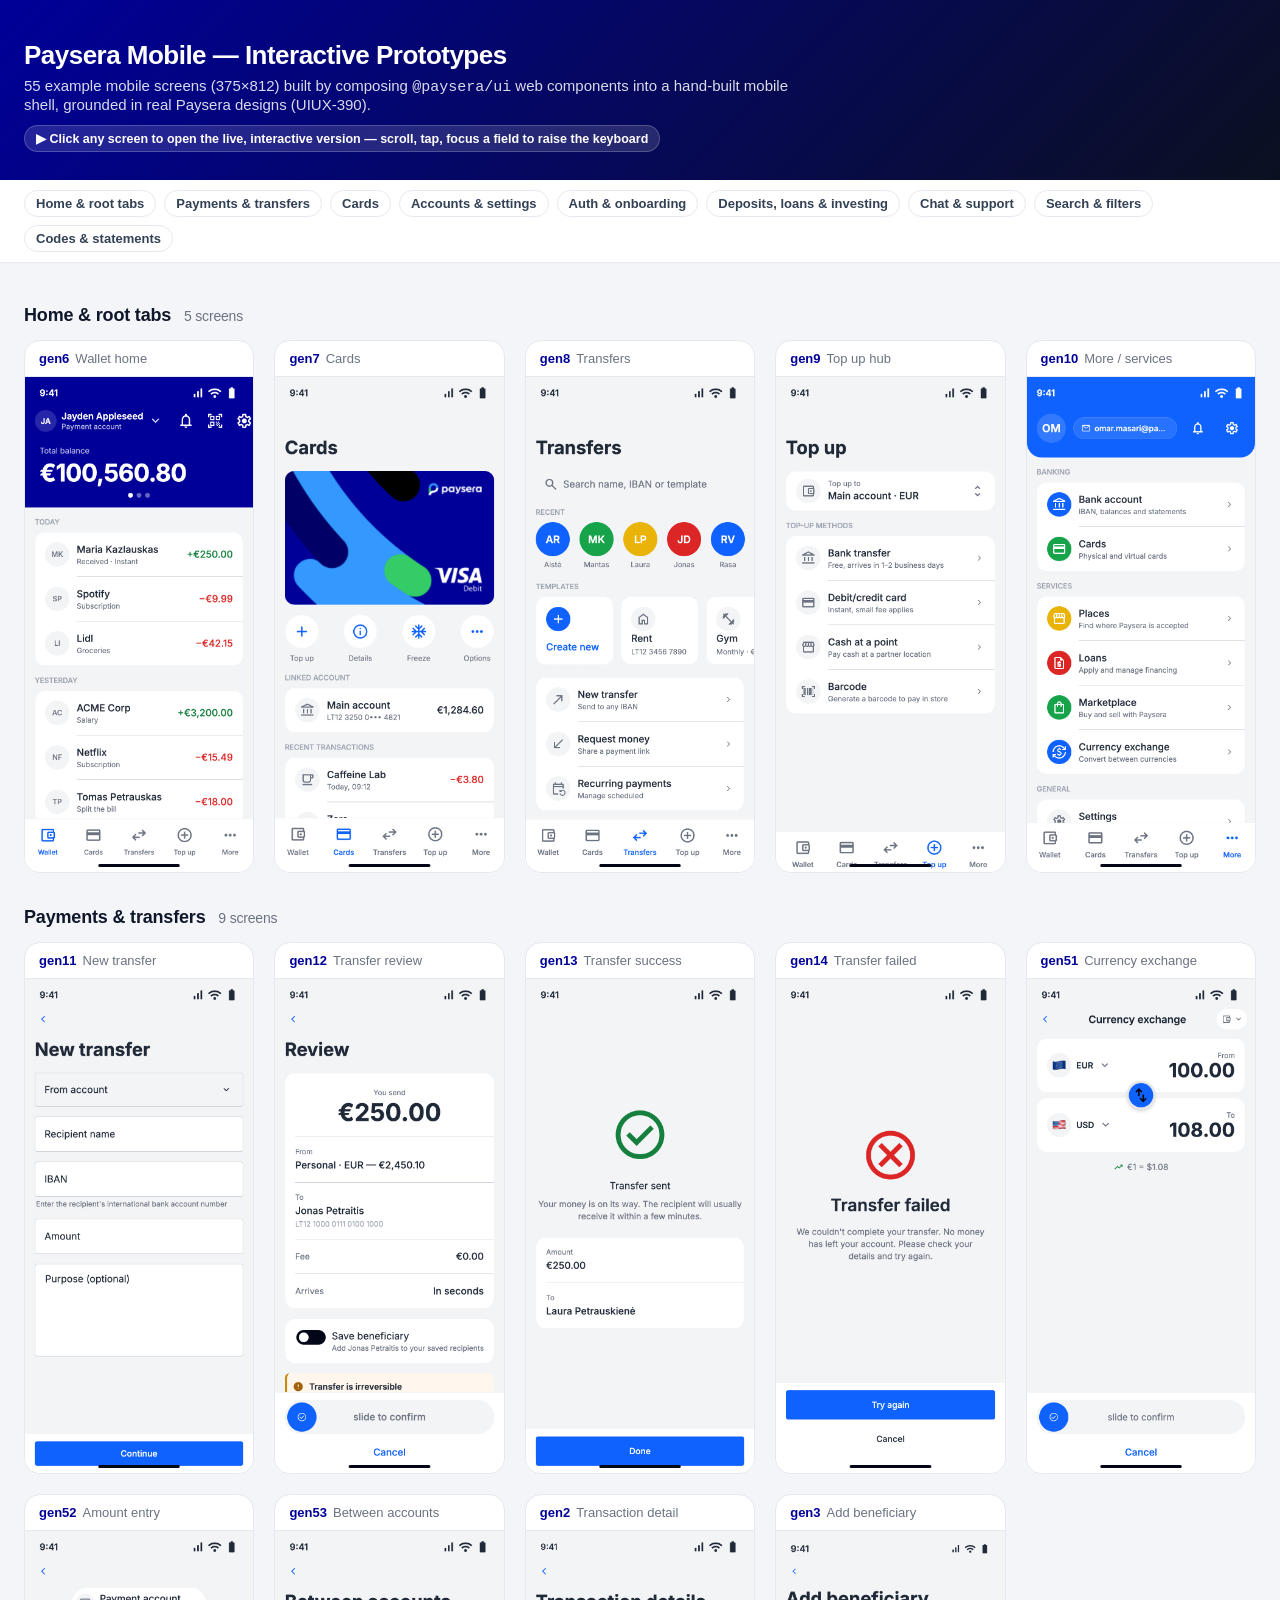
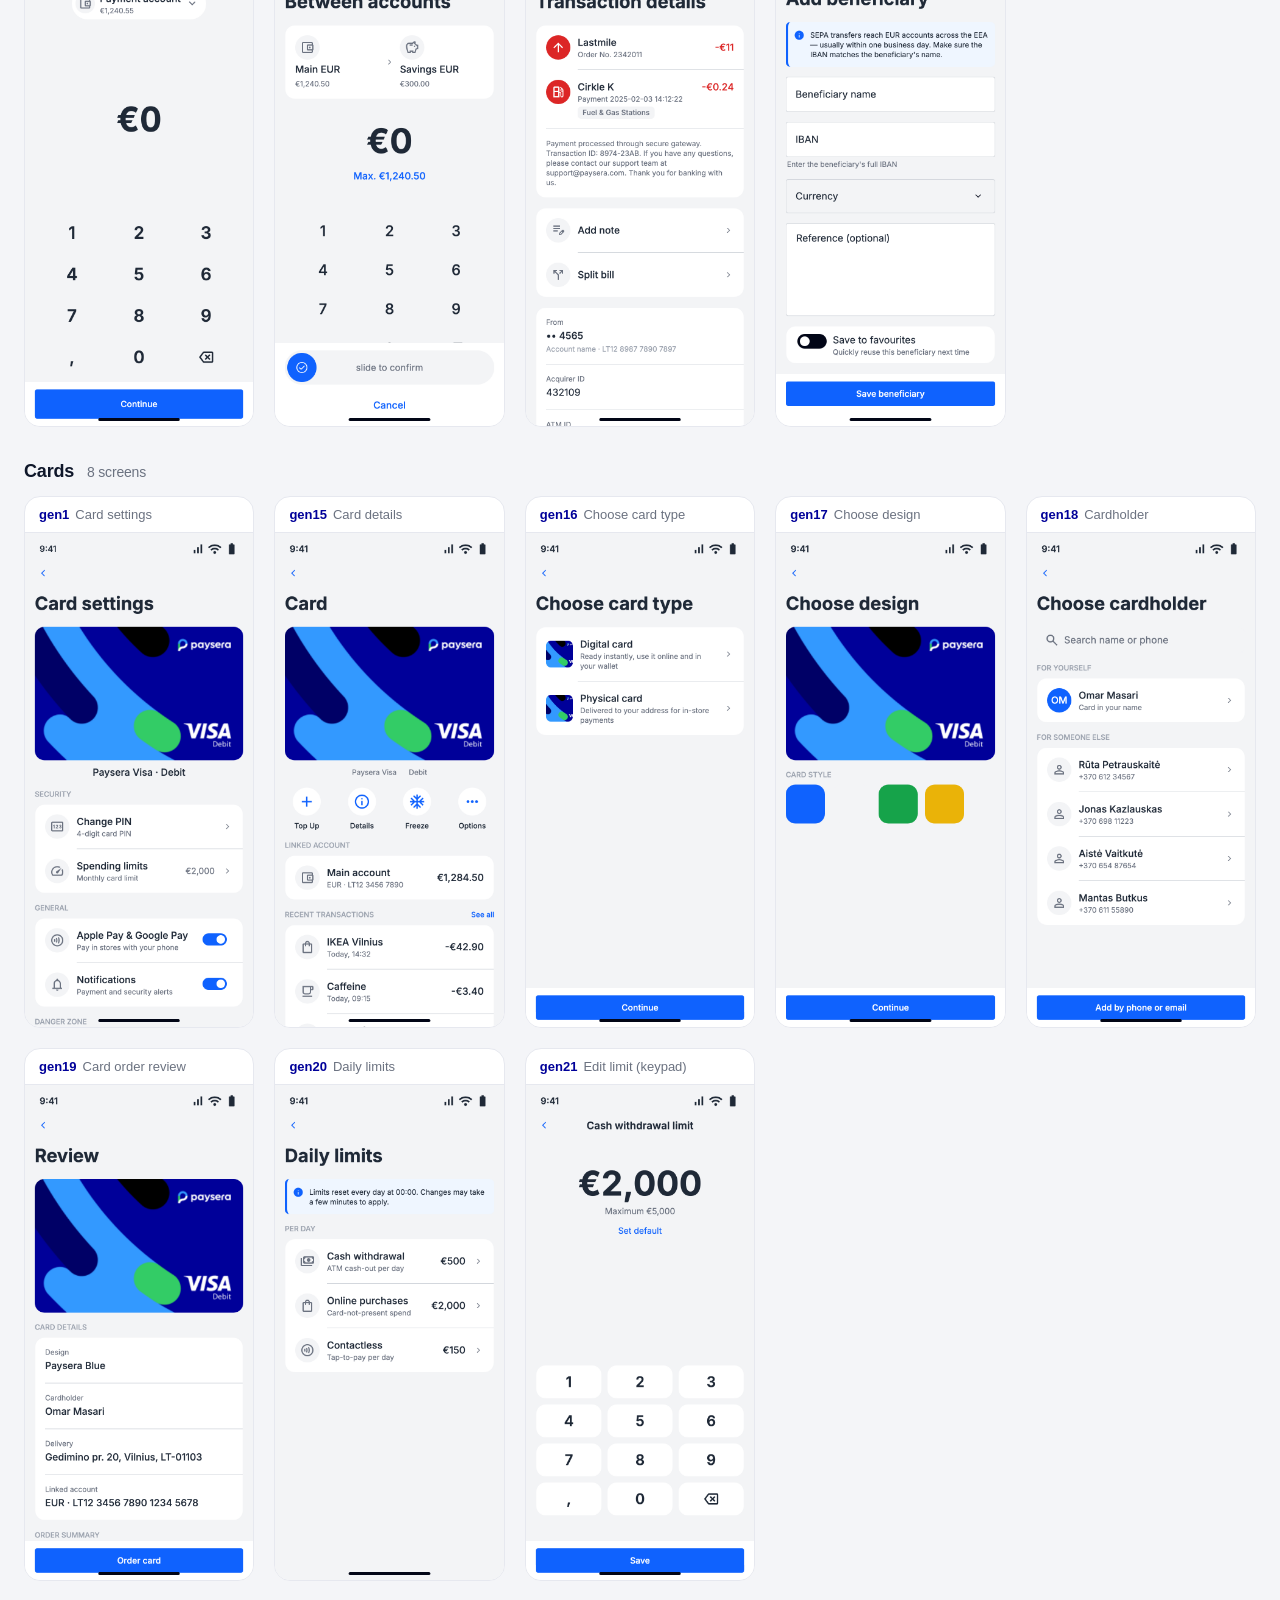
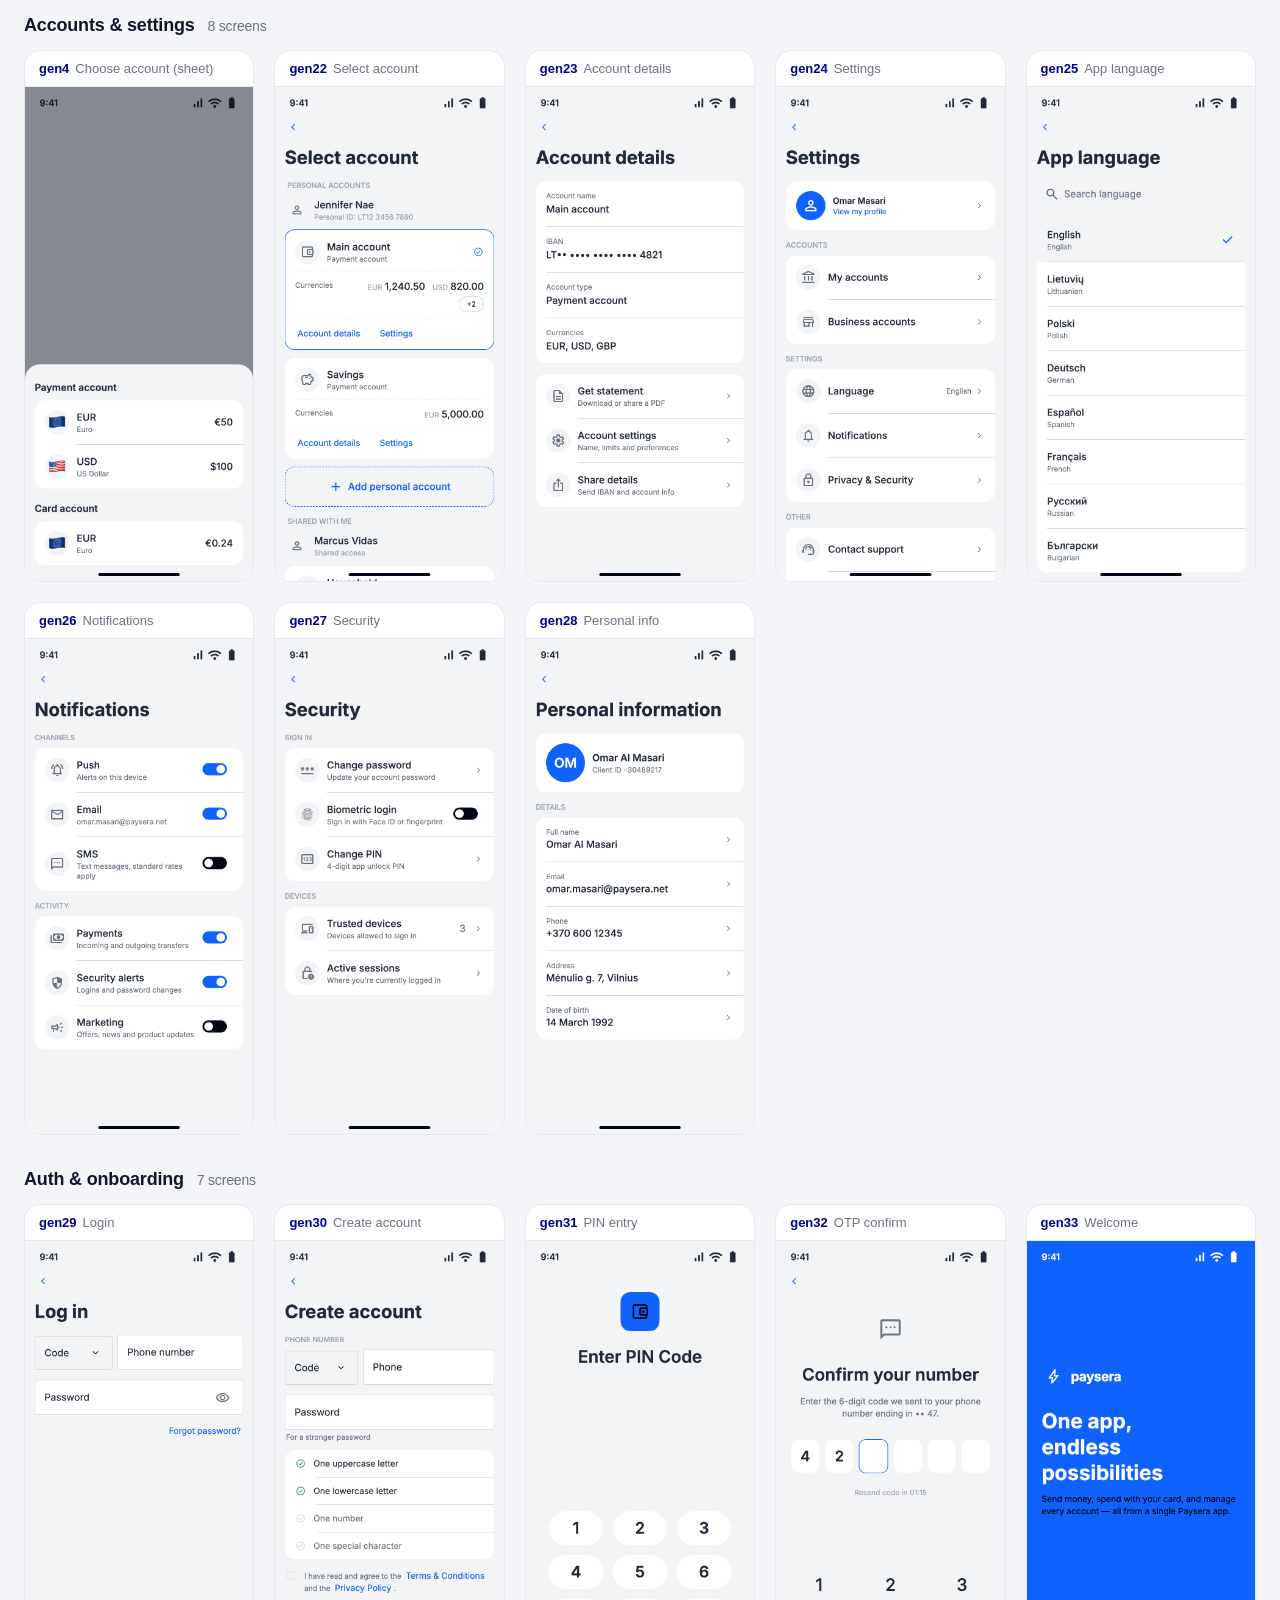
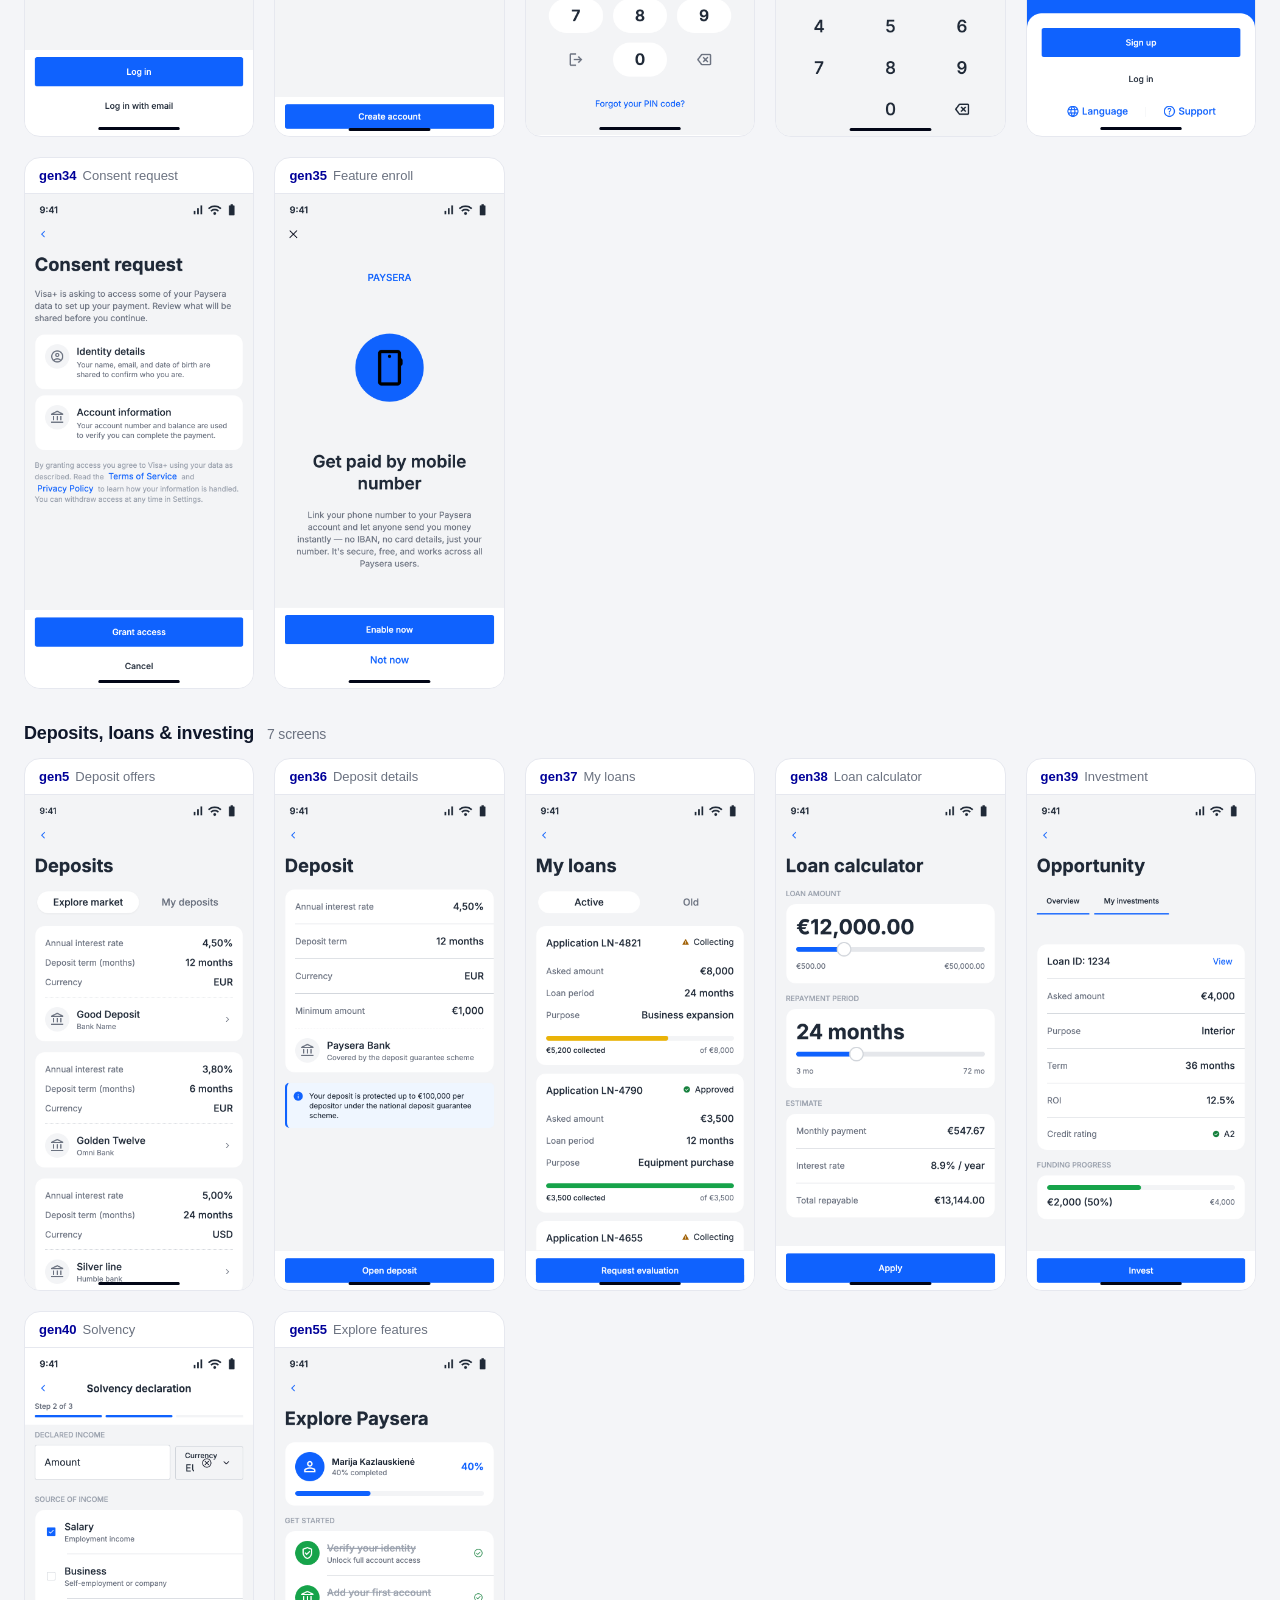
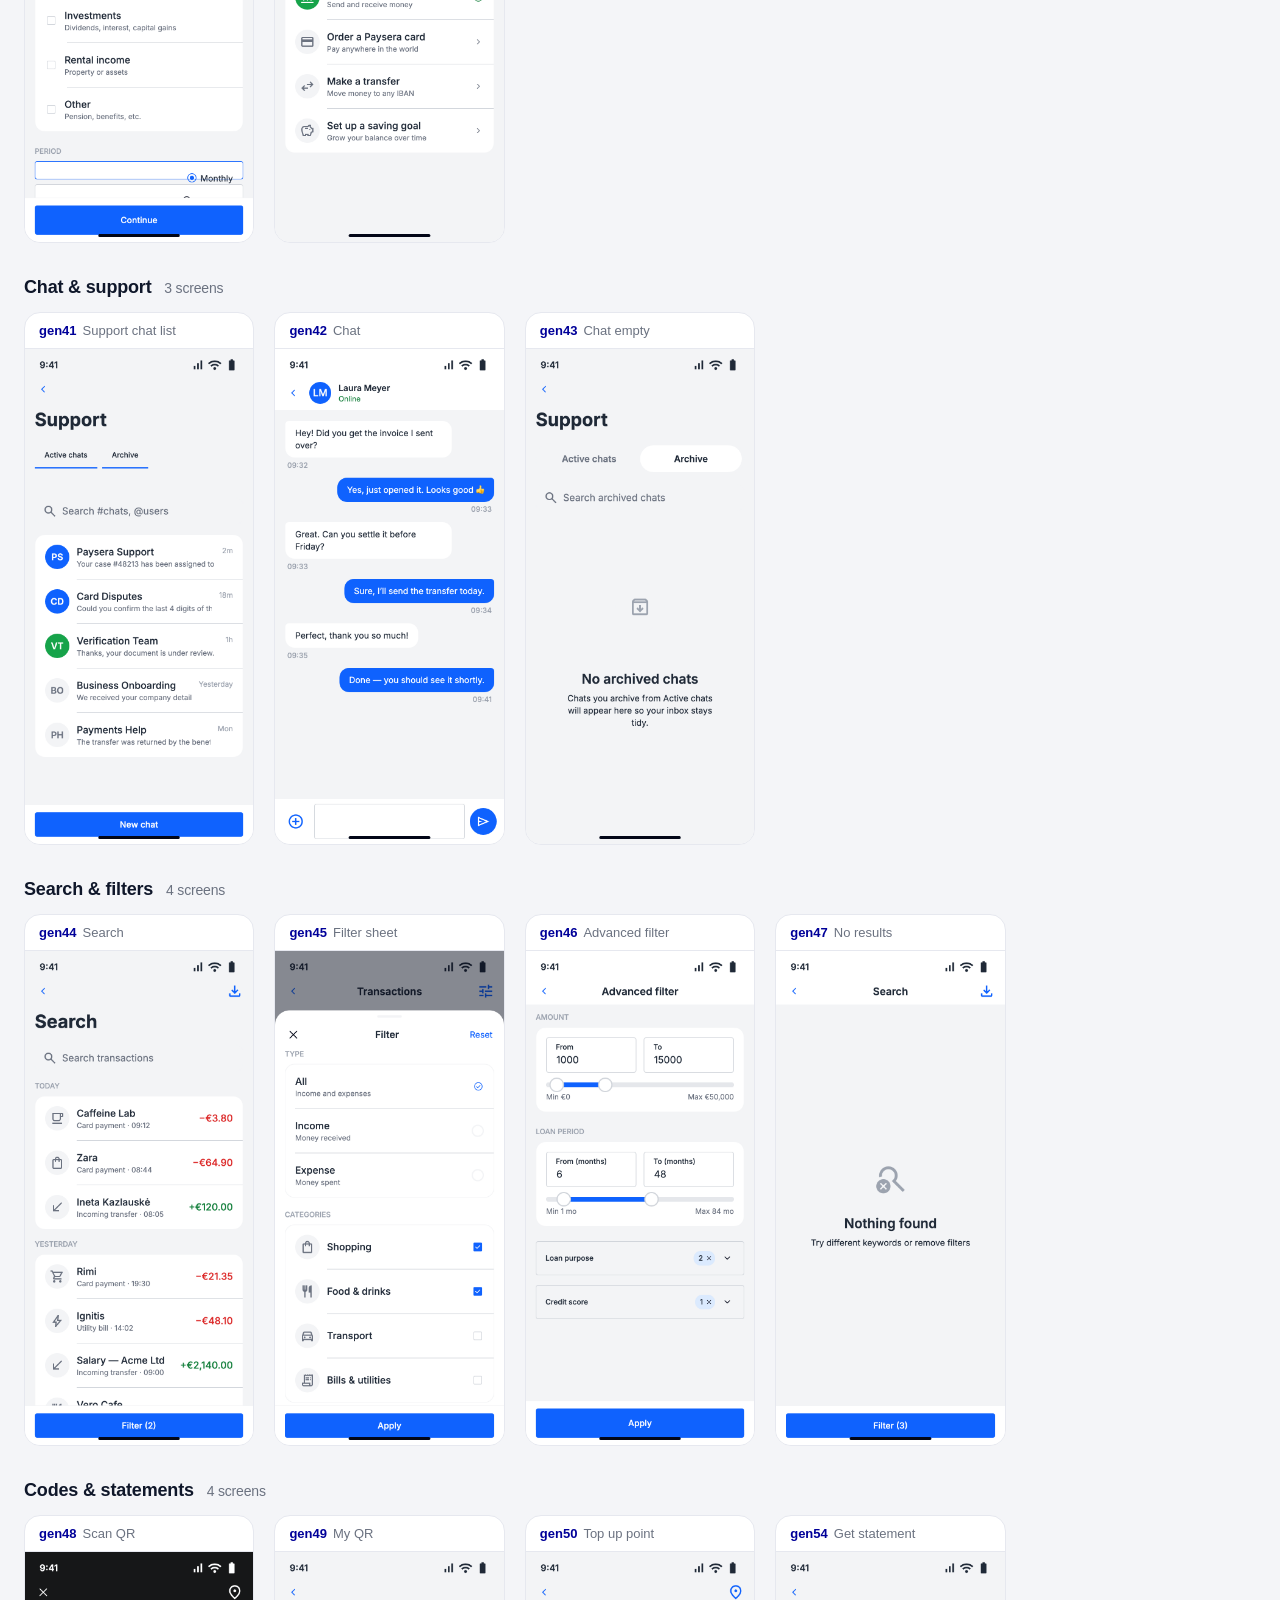
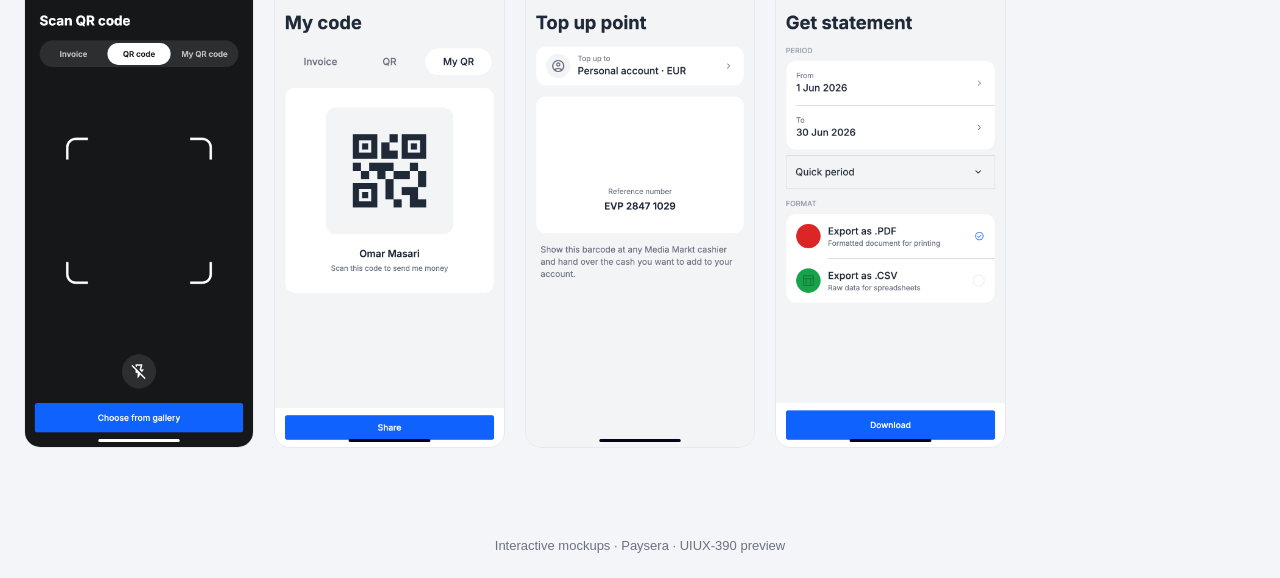
<file: index.html>
<!doctype html><html lang="en"><head><meta charset="utf-8">
<meta name="viewport" content="width=device-width, initial-scale=1">
<title>Paysera Mobile — Interactive Prototypes</title>
<style>
:root{--muted:#6b7280;--ink:#0f172a;--line:#e6e8ef;--brand:#000099}
*{box-sizing:border-box}html{scroll-behavior:smooth}body{margin:0;font-family:-apple-system,Inter,Segoe UI,Roboto,Arial,sans-serif;background:#f4f5f8;color:var(--ink)}
header{background:linear-gradient(135deg,#000099,#0b1020);color:#fff;padding:40px 24px 28px}
header h1{margin:0 0 6px;font-size:26px;font-weight:800;letter-spacing:-.02em}
header p{margin:0;opacity:.85;font-size:15px;max-width:780px}
.pill{display:inline-block;margin-top:12px;background:#ffffff22;border:1px solid #ffffff33;color:#fff;font-size:12.5px;font-weight:600;padding:5px 11px;border-radius:999px}
nav{position:sticky;top:0;z-index:5;background:#fffffff2;backdrop-filter:blur(8px);border-bottom:1px solid var(--line);padding:10px 24px;display:flex;flex-wrap:wrap;gap:8px}
nav a{font-size:13px;font-weight:600;color:#334155;text-decoration:none;padding:5px 11px;border:1px solid var(--line);border-radius:999px}
nav a:hover{border-color:var(--brand);color:var(--brand)}
.wrap{max-width:1500px;margin:0 auto;padding:8px 24px 64px}
h2.sec{font-size:18px;font-weight:800;margin:34px 0 4px;letter-spacing:-.01em;scroll-margin-top:60px}
h2.sec span{color:var(--muted);font-weight:500;font-size:14px;margin-left:8px}
.grid{display:grid;grid-template-columns:repeat(auto-fill,minmax(220px,1fr));gap:20px;margin-top:14px}
.card{background:#fff;border:1px solid var(--line);border-radius:16px;overflow:hidden;display:flex;flex-direction:column;text-decoration:none;color:inherit;transition:transform .15s,box-shadow .15s}
.card:hover{transform:translateY(-3px);box-shadow:0 12px 30px #0b102015;border-color:#c7cbe0}
.cap{padding:10px 14px;font-size:13px;display:flex;gap:6px;align-items:baseline}
.cap .n{color:var(--brand);font-weight:800}.cap .t{color:var(--muted);font-weight:500}
.shot{position:relative;border-top:1px solid var(--line)}
.shot img{width:100%;display:block;aspect-ratio:375/812;object-fit:cover;object-position:top}
.shot::after{content:"▶ Open live";position:absolute;bottom:10px;right:10px;background:#000099e6;color:#fff;font-size:11px;font-weight:700;padding:4px 9px;border-radius:999px;opacity:0;transition:opacity .15s}
.card:hover .shot::after{opacity:1}
footer{color:var(--muted);font-size:13px;text-align:center;padding:26px}
</style></head><body>
<header><h1>Paysera Mobile — Interactive Prototypes</h1>
<p>55 example mobile screens (375×812) built by composing <code>@paysera/ui</code> web components into a hand-built mobile shell, grounded in real Paysera designs (UIUX-390).</p>
<span class="pill">▶ Click any screen to open the live, interactive version — scroll, tap, focus a field to raise the keyboard</span></header>
<nav>
<a href="#home-root-tabs">Home & root tabs</a>
<a href="#payments-transfers">Payments & transfers</a>
<a href="#cards">Cards</a>
<a href="#accounts-settings">Accounts & settings</a>
<a href="#auth-onboarding">Auth & onboarding</a>
<a href="#deposits-loans-investing">Deposits, loans & investing</a>
<a href="#chat-support">Chat & support</a>
<a href="#search-filters">Search & filters</a>
<a href="#codes-statements">Codes & statements</a>
</nav><div class="wrap">
<h2 class="sec" id="home-root-tabs">Home & root tabs <span>5 screens</span></h2><div class="grid">
<a class="card" href="baseline.html?screen=gen6"><div class="cap"><span class="n">gen6</span><span class="t">Wallet home</span></div><div class="shot"><img loading="lazy" src="screens/gen6.png" alt="gen6 Wallet home"></div></a>
<a class="card" href="baseline.html?screen=gen7"><div class="cap"><span class="n">gen7</span><span class="t">Cards</span></div><div class="shot"><img loading="lazy" src="screens/gen7.png" alt="gen7 Cards"></div></a>
<a class="card" href="baseline.html?screen=gen8"><div class="cap"><span class="n">gen8</span><span class="t">Transfers</span></div><div class="shot"><img loading="lazy" src="screens/gen8.png" alt="gen8 Transfers"></div></a>
<a class="card" href="baseline.html?screen=gen9"><div class="cap"><span class="n">gen9</span><span class="t">Top up hub</span></div><div class="shot"><img loading="lazy" src="screens/gen9.png" alt="gen9 Top up hub"></div></a>
<a class="card" href="baseline.html?screen=gen10"><div class="cap"><span class="n">gen10</span><span class="t">More / services</span></div><div class="shot"><img loading="lazy" src="screens/gen10.png" alt="gen10 More / services"></div></a>
</div>
<h2 class="sec" id="payments-transfers">Payments & transfers <span>9 screens</span></h2><div class="grid">
<a class="card" href="baseline.html?screen=gen11"><div class="cap"><span class="n">gen11</span><span class="t">New transfer</span></div><div class="shot"><img loading="lazy" src="screens/gen11.png" alt="gen11 New transfer"></div></a>
<a class="card" href="baseline.html?screen=gen12"><div class="cap"><span class="n">gen12</span><span class="t">Transfer review</span></div><div class="shot"><img loading="lazy" src="screens/gen12.png" alt="gen12 Transfer review"></div></a>
<a class="card" href="baseline.html?screen=gen13"><div class="cap"><span class="n">gen13</span><span class="t">Transfer success</span></div><div class="shot"><img loading="lazy" src="screens/gen13.png" alt="gen13 Transfer success"></div></a>
<a class="card" href="baseline.html?screen=gen14"><div class="cap"><span class="n">gen14</span><span class="t">Transfer failed</span></div><div class="shot"><img loading="lazy" src="screens/gen14.png" alt="gen14 Transfer failed"></div></a>
<a class="card" href="baseline.html?screen=gen51"><div class="cap"><span class="n">gen51</span><span class="t">Currency exchange</span></div><div class="shot"><img loading="lazy" src="screens/gen51.png" alt="gen51 Currency exchange"></div></a>
<a class="card" href="baseline.html?screen=gen52"><div class="cap"><span class="n">gen52</span><span class="t">Amount entry</span></div><div class="shot"><img loading="lazy" src="screens/gen52.png" alt="gen52 Amount entry"></div></a>
<a class="card" href="baseline.html?screen=gen53"><div class="cap"><span class="n">gen53</span><span class="t">Between accounts</span></div><div class="shot"><img loading="lazy" src="screens/gen53.png" alt="gen53 Between accounts"></div></a>
<a class="card" href="baseline.html?screen=gen2"><div class="cap"><span class="n">gen2</span><span class="t">Transaction detail</span></div><div class="shot"><img loading="lazy" src="screens/gen2.png" alt="gen2 Transaction detail"></div></a>
<a class="card" href="baseline.html?screen=gen3"><div class="cap"><span class="n">gen3</span><span class="t">Add beneficiary</span></div><div class="shot"><img loading="lazy" src="screens/gen3.png" alt="gen3 Add beneficiary"></div></a>
</div>
<h2 class="sec" id="cards">Cards <span>8 screens</span></h2><div class="grid">
<a class="card" href="baseline.html?screen=gen1"><div class="cap"><span class="n">gen1</span><span class="t">Card settings</span></div><div class="shot"><img loading="lazy" src="screens/gen1.png" alt="gen1 Card settings"></div></a>
<a class="card" href="baseline.html?screen=gen15"><div class="cap"><span class="n">gen15</span><span class="t">Card details</span></div><div class="shot"><img loading="lazy" src="screens/gen15.png" alt="gen15 Card details"></div></a>
<a class="card" href="baseline.html?screen=gen16"><div class="cap"><span class="n">gen16</span><span class="t">Choose card type</span></div><div class="shot"><img loading="lazy" src="screens/gen16.png" alt="gen16 Choose card type"></div></a>
<a class="card" href="baseline.html?screen=gen17"><div class="cap"><span class="n">gen17</span><span class="t">Choose design</span></div><div class="shot"><img loading="lazy" src="screens/gen17.png" alt="gen17 Choose design"></div></a>
<a class="card" href="baseline.html?screen=gen18"><div class="cap"><span class="n">gen18</span><span class="t">Cardholder</span></div><div class="shot"><img loading="lazy" src="screens/gen18.png" alt="gen18 Cardholder"></div></a>
<a class="card" href="baseline.html?screen=gen19"><div class="cap"><span class="n">gen19</span><span class="t">Card order review</span></div><div class="shot"><img loading="lazy" src="screens/gen19.png" alt="gen19 Card order review"></div></a>
<a class="card" href="baseline.html?screen=gen20"><div class="cap"><span class="n">gen20</span><span class="t">Daily limits</span></div><div class="shot"><img loading="lazy" src="screens/gen20.png" alt="gen20 Daily limits"></div></a>
<a class="card" href="baseline.html?screen=gen21"><div class="cap"><span class="n">gen21</span><span class="t">Edit limit (keypad)</span></div><div class="shot"><img loading="lazy" src="screens/gen21.png" alt="gen21 Edit limit (keypad)"></div></a>
</div>
<h2 class="sec" id="accounts-settings">Accounts & settings <span>8 screens</span></h2><div class="grid">
<a class="card" href="baseline.html?screen=gen4"><div class="cap"><span class="n">gen4</span><span class="t">Choose account (sheet)</span></div><div class="shot"><img loading="lazy" src="screens/gen4.png" alt="gen4 Choose account (sheet)"></div></a>
<a class="card" href="baseline.html?screen=gen22"><div class="cap"><span class="n">gen22</span><span class="t">Select account</span></div><div class="shot"><img loading="lazy" src="screens/gen22.png" alt="gen22 Select account"></div></a>
<a class="card" href="baseline.html?screen=gen23"><div class="cap"><span class="n">gen23</span><span class="t">Account details</span></div><div class="shot"><img loading="lazy" src="screens/gen23.png" alt="gen23 Account details"></div></a>
<a class="card" href="baseline.html?screen=gen24"><div class="cap"><span class="n">gen24</span><span class="t">Settings</span></div><div class="shot"><img loading="lazy" src="screens/gen24.png" alt="gen24 Settings"></div></a>
<a class="card" href="baseline.html?screen=gen25"><div class="cap"><span class="n">gen25</span><span class="t">App language</span></div><div class="shot"><img loading="lazy" src="screens/gen25.png" alt="gen25 App language"></div></a>
<a class="card" href="baseline.html?screen=gen26"><div class="cap"><span class="n">gen26</span><span class="t">Notifications</span></div><div class="shot"><img loading="lazy" src="screens/gen26.png" alt="gen26 Notifications"></div></a>
<a class="card" href="baseline.html?screen=gen27"><div class="cap"><span class="n">gen27</span><span class="t">Security</span></div><div class="shot"><img loading="lazy" src="screens/gen27.png" alt="gen27 Security"></div></a>
<a class="card" href="baseline.html?screen=gen28"><div class="cap"><span class="n">gen28</span><span class="t">Personal info</span></div><div class="shot"><img loading="lazy" src="screens/gen28.png" alt="gen28 Personal info"></div></a>
</div>
<h2 class="sec" id="auth-onboarding">Auth & onboarding <span>7 screens</span></h2><div class="grid">
<a class="card" href="baseline.html?screen=gen29"><div class="cap"><span class="n">gen29</span><span class="t">Login</span></div><div class="shot"><img loading="lazy" src="screens/gen29.png" alt="gen29 Login"></div></a>
<a class="card" href="baseline.html?screen=gen30"><div class="cap"><span class="n">gen30</span><span class="t">Create account</span></div><div class="shot"><img loading="lazy" src="screens/gen30.png" alt="gen30 Create account"></div></a>
<a class="card" href="baseline.html?screen=gen31"><div class="cap"><span class="n">gen31</span><span class="t">PIN entry</span></div><div class="shot"><img loading="lazy" src="screens/gen31.png" alt="gen31 PIN entry"></div></a>
<a class="card" href="baseline.html?screen=gen32"><div class="cap"><span class="n">gen32</span><span class="t">OTP confirm</span></div><div class="shot"><img loading="lazy" src="screens/gen32.png" alt="gen32 OTP confirm"></div></a>
<a class="card" href="baseline.html?screen=gen33"><div class="cap"><span class="n">gen33</span><span class="t">Welcome</span></div><div class="shot"><img loading="lazy" src="screens/gen33.png" alt="gen33 Welcome"></div></a>
<a class="card" href="baseline.html?screen=gen34"><div class="cap"><span class="n">gen34</span><span class="t">Consent request</span></div><div class="shot"><img loading="lazy" src="screens/gen34.png" alt="gen34 Consent request"></div></a>
<a class="card" href="baseline.html?screen=gen35"><div class="cap"><span class="n">gen35</span><span class="t">Feature enroll</span></div><div class="shot"><img loading="lazy" src="screens/gen35.png" alt="gen35 Feature enroll"></div></a>
</div>
<h2 class="sec" id="deposits-loans-investing">Deposits, loans & investing <span>7 screens</span></h2><div class="grid">
<a class="card" href="baseline.html?screen=gen5"><div class="cap"><span class="n">gen5</span><span class="t">Deposit offers</span></div><div class="shot"><img loading="lazy" src="screens/gen5.png" alt="gen5 Deposit offers"></div></a>
<a class="card" href="baseline.html?screen=gen36"><div class="cap"><span class="n">gen36</span><span class="t">Deposit details</span></div><div class="shot"><img loading="lazy" src="screens/gen36.png" alt="gen36 Deposit details"></div></a>
<a class="card" href="baseline.html?screen=gen37"><div class="cap"><span class="n">gen37</span><span class="t">My loans</span></div><div class="shot"><img loading="lazy" src="screens/gen37.png" alt="gen37 My loans"></div></a>
<a class="card" href="baseline.html?screen=gen38"><div class="cap"><span class="n">gen38</span><span class="t">Loan calculator</span></div><div class="shot"><img loading="lazy" src="screens/gen38.png" alt="gen38 Loan calculator"></div></a>
<a class="card" href="baseline.html?screen=gen39"><div class="cap"><span class="n">gen39</span><span class="t">Investment</span></div><div class="shot"><img loading="lazy" src="screens/gen39.png" alt="gen39 Investment"></div></a>
<a class="card" href="baseline.html?screen=gen40"><div class="cap"><span class="n">gen40</span><span class="t">Solvency</span></div><div class="shot"><img loading="lazy" src="screens/gen40.png" alt="gen40 Solvency"></div></a>
<a class="card" href="baseline.html?screen=gen55"><div class="cap"><span class="n">gen55</span><span class="t">Explore features</span></div><div class="shot"><img loading="lazy" src="screens/gen55.png" alt="gen55 Explore features"></div></a>
</div>
<h2 class="sec" id="chat-support">Chat & support <span>3 screens</span></h2><div class="grid">
<a class="card" href="baseline.html?screen=gen41"><div class="cap"><span class="n">gen41</span><span class="t">Support chat list</span></div><div class="shot"><img loading="lazy" src="screens/gen41.png" alt="gen41 Support chat list"></div></a>
<a class="card" href="baseline.html?screen=gen42"><div class="cap"><span class="n">gen42</span><span class="t">Chat</span></div><div class="shot"><img loading="lazy" src="screens/gen42.png" alt="gen42 Chat"></div></a>
<a class="card" href="baseline.html?screen=gen43"><div class="cap"><span class="n">gen43</span><span class="t">Chat empty</span></div><div class="shot"><img loading="lazy" src="screens/gen43.png" alt="gen43 Chat empty"></div></a>
</div>
<h2 class="sec" id="search-filters">Search & filters <span>4 screens</span></h2><div class="grid">
<a class="card" href="baseline.html?screen=gen44"><div class="cap"><span class="n">gen44</span><span class="t">Search</span></div><div class="shot"><img loading="lazy" src="screens/gen44.png" alt="gen44 Search"></div></a>
<a class="card" href="baseline.html?screen=gen45"><div class="cap"><span class="n">gen45</span><span class="t">Filter sheet</span></div><div class="shot"><img loading="lazy" src="screens/gen45.png" alt="gen45 Filter sheet"></div></a>
<a class="card" href="baseline.html?screen=gen46"><div class="cap"><span class="n">gen46</span><span class="t">Advanced filter</span></div><div class="shot"><img loading="lazy" src="screens/gen46.png" alt="gen46 Advanced filter"></div></a>
<a class="card" href="baseline.html?screen=gen47"><div class="cap"><span class="n">gen47</span><span class="t">No results</span></div><div class="shot"><img loading="lazy" src="screens/gen47.png" alt="gen47 No results"></div></a>
</div>
<h2 class="sec" id="codes-statements">Codes & statements <span>4 screens</span></h2><div class="grid">
<a class="card" href="baseline.html?screen=gen48"><div class="cap"><span class="n">gen48</span><span class="t">Scan QR</span></div><div class="shot"><img loading="lazy" src="screens/gen48.png" alt="gen48 Scan QR"></div></a>
<a class="card" href="baseline.html?screen=gen49"><div class="cap"><span class="n">gen49</span><span class="t">My QR</span></div><div class="shot"><img loading="lazy" src="screens/gen49.png" alt="gen49 My QR"></div></a>
<a class="card" href="baseline.html?screen=gen50"><div class="cap"><span class="n">gen50</span><span class="t">Top up point</span></div><div class="shot"><img loading="lazy" src="screens/gen50.png" alt="gen50 Top up point"></div></a>
<a class="card" href="baseline.html?screen=gen54"><div class="cap"><span class="n">gen54</span><span class="t">Get statement</span></div><div class="shot"><img loading="lazy" src="screens/gen54.png" alt="gen54 Get statement"></div></a>
</div>
</div><footer>Interactive mockups · Paysera · UIUX-390 preview</footer></body></html>
</file>
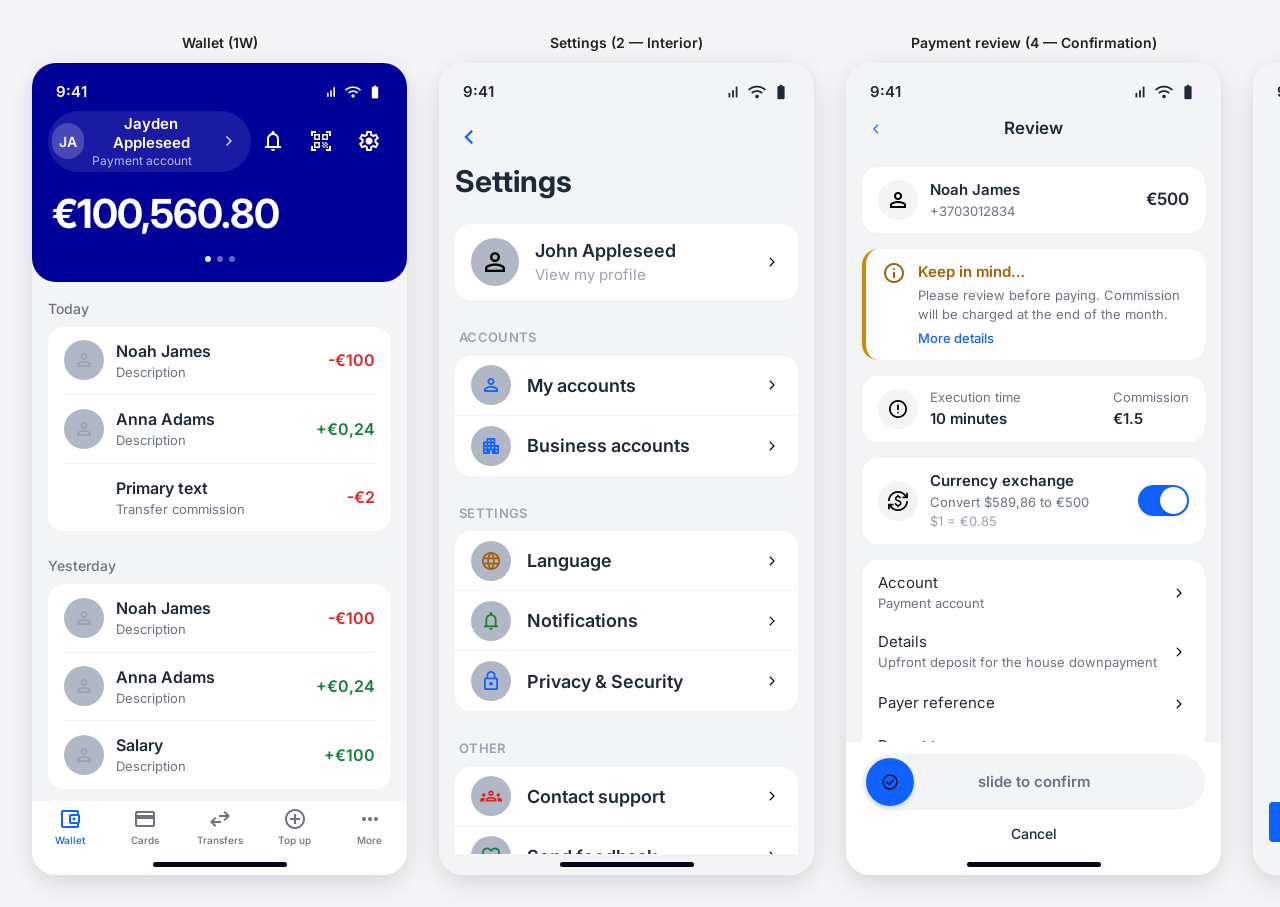
<file: baseline.html>
<!doctype html>
<html lang="en">
  <head>
    <meta charset="UTF-8" />
    <meta name="viewport" content="width=device-width, initial-scale=1.0" />
    <title>Baseline Wallet</title>
    <link rel="preconnect" href="https://fonts.googleapis.com">
    <link rel="preconnect" href="https://fonts.gstatic.com" crossorigin>
    <link href="https://fonts.googleapis.com/css2?family=Inter:wght@400;500;600;700&display=swap" rel="stylesheet">
    <link href="https://fonts.googleapis.com/css2?family=Material+Symbols+Outlined:opsz,wght,FILL,GRAD@24,400,0,0&display=swap" rel="stylesheet">
    <style>html,body,#root{margin:0;padding:0;background:#fff}</style>
    <script type="module" crossorigin src="./assets/baseline-6yQCRHsc.js"></script>
    <link rel="stylesheet" crossorigin href="./assets/baseline-CF8KE5yg.css">
  </head>
  <body>
    <div id="root"></div>
  </body>
</html>
</file>
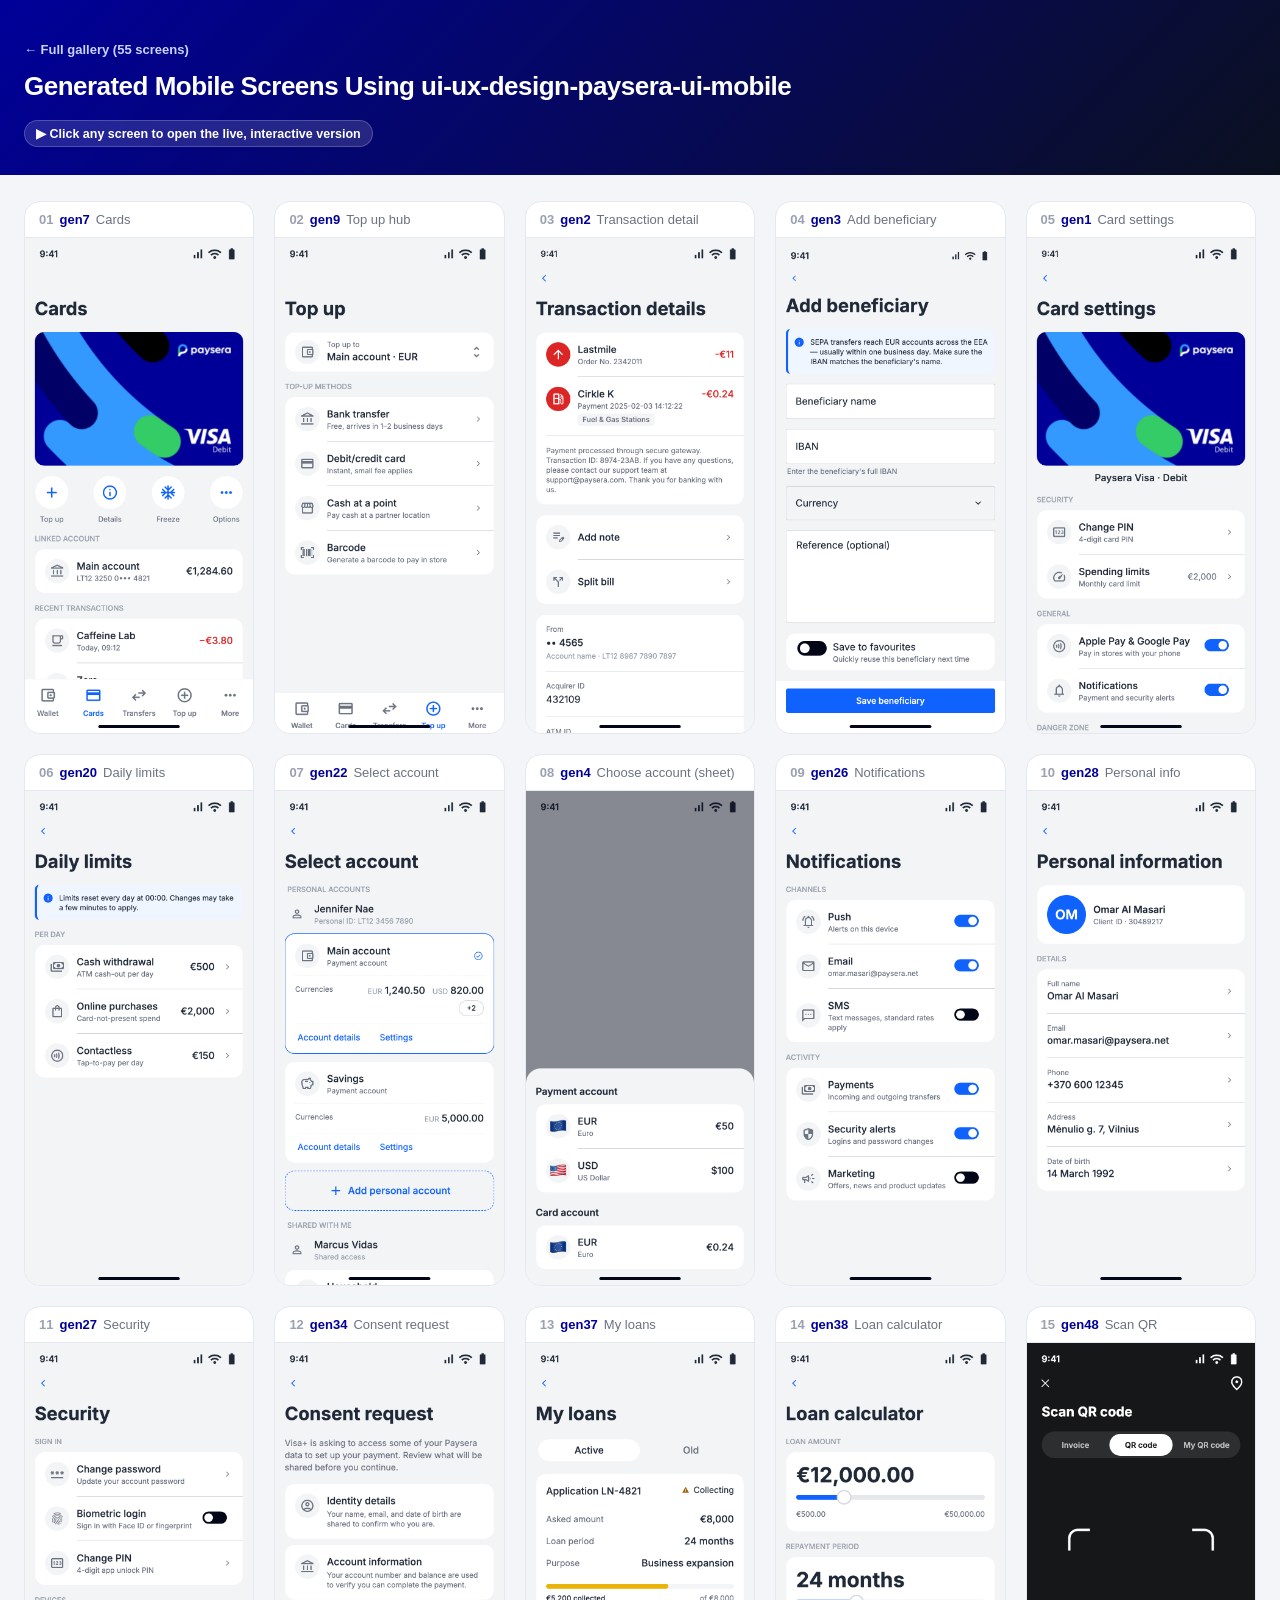
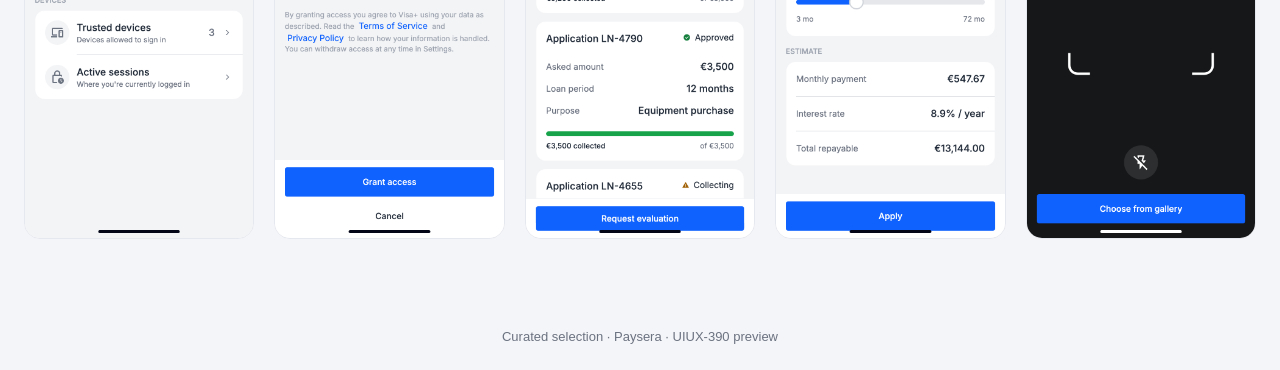
<file: curated.html>
<!doctype html><html lang="en"><head><meta charset="utf-8">
<meta name="viewport" content="width=device-width, initial-scale=1">
<title>Generated Mobile Screens Using ui-ux-design-paysera-ui-mobile</title>
<style>
:root{--muted:#6b7280;--ink:#0f172a;--line:#e6e8ef;--brand:#000099}
*{box-sizing:border-box}html{scroll-behavior:smooth}body{margin:0;font-family:-apple-system,Inter,Segoe UI,Roboto,Arial,sans-serif;background:#f4f5f8;color:var(--ink)}
header{background:linear-gradient(135deg,#000099,#0b1020);color:#fff;padding:40px 24px 28px}
header h1{margin:0 0 6px;font-size:26px;font-weight:800;letter-spacing:-.02em}
header p{margin:0;opacity:.85;font-size:15px;max-width:780px}
header a.back{color:#cbd3ff;font-size:13px;font-weight:600;text-decoration:none;display:inline-block;margin-bottom:14px}
.pill{display:inline-block;margin-top:12px;background:#ffffff22;border:1px solid #ffffff33;color:#fff;font-size:12.5px;font-weight:600;padding:5px 11px;border-radius:999px}
.wrap{max-width:1500px;margin:0 auto;padding:26px 24px 64px}
.grid{display:grid;grid-template-columns:repeat(auto-fill,minmax(220px,1fr));gap:20px}
.card{background:#fff;border:1px solid var(--line);border-radius:16px;overflow:hidden;display:flex;flex-direction:column;text-decoration:none;color:inherit;transition:transform .15s,box-shadow .15s}
.card:hover{transform:translateY(-3px);box-shadow:0 12px 30px #0b102015;border-color:#c7cbe0}
.cap{padding:10px 14px;font-size:13px;display:flex;gap:6px;align-items:baseline}
.cap .i{color:#9aa1b2;font-weight:700;font-variant-numeric:tabular-nums}
.cap .n{color:var(--brand);font-weight:800}.cap .t{color:var(--muted);font-weight:500}
.shot{position:relative;border-top:1px solid var(--line)}
.shot img{width:100%;display:block;aspect-ratio:375/812;object-fit:cover;object-position:top}
.shot::after{content:"▶ Open live";position:absolute;bottom:10px;right:10px;background:#000099e6;color:#fff;font-size:11px;font-weight:700;padding:4px 9px;border-radius:999px;opacity:0;transition:opacity .15s}
.card:hover .shot::after{opacity:1}
footer{color:var(--muted);font-size:13px;text-align:center;padding:26px}
</style></head><body>
<header>
<a class="back" href="./">← Full gallery (55 screens)</a>
<h1>Generated Mobile Screens Using ui-ux-design-paysera-ui-mobile</h1>
<span class="pill">▶ Click any screen to open the live, interactive version</span></header>
<div class="wrap"><div class="grid">
<a class="card" href="baseline.html?screen=gen7"><div class="cap"><span class="i">01</span><span class="n">gen7</span><span class="t">Cards</span></div><div class="shot"><img loading="lazy" src="screens/gen7.png" alt="gen7 Cards"></div></a>
<a class="card" href="baseline.html?screen=gen9"><div class="cap"><span class="i">02</span><span class="n">gen9</span><span class="t">Top up hub</span></div><div class="shot"><img loading="lazy" src="screens/gen9.png" alt="gen9 Top up hub"></div></a>
<a class="card" href="baseline.html?screen=gen2"><div class="cap"><span class="i">03</span><span class="n">gen2</span><span class="t">Transaction detail</span></div><div class="shot"><img loading="lazy" src="screens/gen2.png" alt="gen2 Transaction detail"></div></a>
<a class="card" href="baseline.html?screen=gen3"><div class="cap"><span class="i">04</span><span class="n">gen3</span><span class="t">Add beneficiary</span></div><div class="shot"><img loading="lazy" src="screens/gen3.png" alt="gen3 Add beneficiary"></div></a>
<a class="card" href="baseline.html?screen=gen1"><div class="cap"><span class="i">05</span><span class="n">gen1</span><span class="t">Card settings</span></div><div class="shot"><img loading="lazy" src="screens/gen1.png" alt="gen1 Card settings"></div></a>
<a class="card" href="baseline.html?screen=gen20"><div class="cap"><span class="i">06</span><span class="n">gen20</span><span class="t">Daily limits</span></div><div class="shot"><img loading="lazy" src="screens/gen20.png" alt="gen20 Daily limits"></div></a>
<a class="card" href="baseline.html?screen=gen22"><div class="cap"><span class="i">07</span><span class="n">gen22</span><span class="t">Select account</span></div><div class="shot"><img loading="lazy" src="screens/gen22.png" alt="gen22 Select account"></div></a>
<a class="card" href="baseline.html?screen=gen4"><div class="cap"><span class="i">08</span><span class="n">gen4</span><span class="t">Choose account (sheet)</span></div><div class="shot"><img loading="lazy" src="screens/gen4.png" alt="gen4 Choose account (sheet)"></div></a>
<a class="card" href="baseline.html?screen=gen26"><div class="cap"><span class="i">09</span><span class="n">gen26</span><span class="t">Notifications</span></div><div class="shot"><img loading="lazy" src="screens/gen26.png" alt="gen26 Notifications"></div></a>
<a class="card" href="baseline.html?screen=gen28"><div class="cap"><span class="i">10</span><span class="n">gen28</span><span class="t">Personal info</span></div><div class="shot"><img loading="lazy" src="screens/gen28.png" alt="gen28 Personal info"></div></a>
<a class="card" href="baseline.html?screen=gen27"><div class="cap"><span class="i">11</span><span class="n">gen27</span><span class="t">Security</span></div><div class="shot"><img loading="lazy" src="screens/gen27.png" alt="gen27 Security"></div></a>
<a class="card" href="baseline.html?screen=gen34"><div class="cap"><span class="i">12</span><span class="n">gen34</span><span class="t">Consent request</span></div><div class="shot"><img loading="lazy" src="screens/gen34.png" alt="gen34 Consent request"></div></a>
<a class="card" href="baseline.html?screen=gen37"><div class="cap"><span class="i">13</span><span class="n">gen37</span><span class="t">My loans</span></div><div class="shot"><img loading="lazy" src="screens/gen37.png" alt="gen37 My loans"></div></a>
<a class="card" href="baseline.html?screen=gen38"><div class="cap"><span class="i">14</span><span class="n">gen38</span><span class="t">Loan calculator</span></div><div class="shot"><img loading="lazy" src="screens/gen38.png" alt="gen38 Loan calculator"></div></a>
<a class="card" href="baseline.html?screen=gen48"><div class="cap"><span class="i">15</span><span class="n">gen48</span><span class="t">Scan QR</span></div><div class="shot"><img loading="lazy" src="screens/gen48.png" alt="gen48 Scan QR"></div></a>
</div></div><footer>Curated selection · Paysera · UIUX-390 preview</footer></body></html>
</file>
<file: assets/baseline-CF8KE5yg.css>
:root{--blue-50: #eff6ff;--blue-100: #dbeafe;--blue-200: #d0e2ff;--blue-300: #a6c8ff;--blue-400: #78a9ff;--blue-500: #4589ff;--blue-600: #0f62fe;--blue-700: #0043ce;--blue-800: #002d9c;--blue-900: #001d6c;--blue-950: #162456;--gray-50: #f9fafb;--gray-100: #f3f4f6;--gray-200: #e5e7eb;--gray-300: #d1d5db;--gray-400: #9ca3af;--gray-500: #6b7280;--gray-600: #4b5563;--gray-700: #374151;--gray-800: #1f2937;--green-50: #f0fdf4;--green-100: #dcfce7;--green-200: #bbf7d0;--green-300: #86efac;--green-500: #33cc66;--green-600: #16a34a;--green-700: #15803d;--green-800: #166534;--green-900: #14532d;--green-950: #052e16;--indigo-600: #4f46e5;--orange-50: #fff7ed;--orange-100: #ffedd5;--orange-200: #fed7aa;--orange-300: #fdba74;--orange-700: #c2410c;--orange-800: #9a3412;--orange-900: #7c2d12;--orange-950: #431407;--red-50: #fef2f2;--red-100: #fee2e2;--red-200: #fecaca;--red-300: #fca5a5;--red-400: #f87171;--red-500: #ef4444;--red-600: #dc2626;--red-700: #b91c1c;--red-800: #991b1b;--red-900: #7f1d1d;--red-950: #450a0a;--slate-50: #f8fafc;--slate-200: #e2e8f0;--slate-500: #64748b;--slate-600: #475569;--slate-700: #334155;--slate-800: #1e293b;--slate-900: #0f172a;--slate-950: #020617;--white: #ffffff;--yellow-400: #facc15;--yellow-500: #eab308;--yellow-600: #ca8a04;--yellow-700: #a16207;--yellow-800: #854d0e;--white-alpha-0: #ffffff00;--white-alpha-15: #ffffff26;--white-alpha-50: #ffffff80;--overlay-dark: #0011414d;--background-neutral-primary-initial: var(--white);--background-neutral-secondary-initial: var(--gray-100);--background-neutral-tertiary-initial: var(--overlay-dark);--border-action-primary-disabled: var(--gray-200);--border-action-primary-hover: var(--blue-500);--border-action-primary-initial: var(--blue-600);--border-action-primary-pressed: var(--blue-700);--border-action-secondary-disabled: var(--gray-200);--border-action-secondary-hover: var(--gray-400);--border-action-secondary-initial: var(--gray-300);--border-action-secondary-pressed: var(--gray-500);--border-action-tertiary-disabled: var(--gray-50);--border-action-tertiary-hover: var(--gray-200);--border-action-tertiary-initial: var(--gray-100);--border-action-tertiary-pressed: var(--gray-100);--border-critical-primary-disabled: var(--gray-200);--border-critical-primary-hover: var(--red-500);--border-critical-primary-initial: var(--red-600);--border-critical-primary-pressed: var(--red-700);--border-critical-secondary-disabled: var(--gray-200);--border-critical-secondary-hover: var(--red-100);--border-critical-secondary-initial: var(--red-50);--border-critical-secondary-pressed: var(--red-200);--border-info-primary-disabled: var(--gray-200);--border-info-primary-hover: var(--blue-500);--border-info-primary-initial: var(--blue-600);--border-info-primary-pressed: var(--blue-700);--border-info-secondary-disabled: var(--gray-200);--border-info-secondary-hover: var(--blue-100);--border-info-secondary-initial: var(--blue-50);--border-info-secondary-pressed: var(--blue-200);--border-inversed-primary-disabled: var(--white-alpha-15);--border-inversed-primary-initial: var(--white);--border-inversed-secondary-Color: var(--white-alpha-15);--border-inversed-secondary-initial: var(--white-alpha-50);--border-neutral-primary-disabled: var(--gray-200);--border-neutral-primary-initial: var(--gray-300);--border-neutral-secondary-disabled: var(--gray-50);--border-neutral-secondary-initial: var(--gray-100);--border-success-primary-disabled: var(--gray-200);--border-success-primary-hover: var(--green-600);--border-success-primary-initial: var(--green-700);--border-success-primary-pressed: var(--green-800);--border-success-secondary-disabled: var(--gray-200);--border-success-secondary-hover: var(--green-100);--border-success-secondary-initial: var(--green-50);--border-success-secondary-pressed: var(--green-200);--border-warning-primary-disabled: var(--gray-200);--border-warning-primary-hover: var(--yellow-500);--border-warning-primary-initial: var(--yellow-600);--border-warning-primary-pressed: var(--yellow-700);--border-warning-secondary-disabled: var(--gray-200);--border-warning-secondary-hover: var(--orange-100);--border-warning-secondary-initial: var(--orange-50);--border-warning-secondary-pressed: var(--orange-200);--focus-outline-neutral-primary-initial: var(--blue-600);--icon-action-primary-disabled: var(--gray-200);--icon-action-primary-hover: var(--blue-500);--icon-action-primary-initial: var(--blue-600);--icon-action-primary-pressed: var(--blue-700);--icon-action-secondary-disabled: var(--gray-200);--icon-action-secondary-hover: var(--slate-900);--icon-action-secondary-initial: var(--slate-950);--icon-action-secondary-pressed: var(--slate-800);--icon-critical-primary-disabled: var(--gray-200);--icon-critical-primary-hover: var(--red-500);--icon-critical-primary-initial: var(--red-600);--icon-critical-primary-pressed: var(--red-700);--icon-critical-secondary-disabled: var(--gray-200);--icon-critical-secondary-hover: var(--red-100);--icon-critical-secondary-initial: var(--red-50);--icon-critical-secondary-pressed: var(--red-200);--icon-info-primary-disabled: var(--gray-200);--icon-info-primary-hover: var(--blue-500);--icon-info-primary-initial: var(--blue-600);--icon-info-primary-pressed: var(--blue-700);--icon-info-secondary-disabled: var(--gray-200);--icon-info-secondary-hover: var(--blue-100);--icon-info-secondary-initial: var(--blue-50);--icon-info-secondary-pressed: var(--blue-200);--icon-inversed-primary-disabled: var(--white-alpha-15);--icon-inversed-primary-initial: var(--white);--icon-inversed-secondary-disabled: var(--white-alpha-15);--icon-inversed-secondary-initial: var(--white-alpha-50);--icon-neutral-primary-disabled: var(--gray-200);--icon-neutral-primary-initial: var(--slate-950);--icon-neutral-secondary-disabled: var(--gray-200);--icon-neutral-secondary-initial: var(--gray-500);--icon-neutral-tertiary-disabled: var(--slate-200);--icon-neutral-tertiary-initial: var(--gray-300);--icon-success-primary-disabled: var(--gray-200);--icon-success-primary-hover: var(--green-600);--icon-success-primary-initial: var(--green-700);--icon-success-primary-pressed: var(--green-700);--icon-success-secondary-disabled: var(--gray-200);--icon-success-secondary-hover: var(--green-100);--icon-success-secondary-initial: var(--green-50);--icon-success-secondary-pressed: var(--green-200);--icon-warning-primary-disabled: var(--gray-200);--icon-warning-primary-hover: var(--yellow-600);--icon-warning-primary-initial: var(--yellow-700);--icon-warning-primary-pressed: var(--yellow-800);--icon-warning-secondary-disabled: var(--gray-200);--icon-warning-secondary-hover: var(--orange-100);--icon-warning-secondary-initial: var(--orange-50);--icon-warning-secondary-pressed: var(--orange-200);--surface-action-primary-disabled: var(--gray-200);--surface-action-primary-hover: var(--blue-500);--surface-action-primary-initial: var(--blue-600);--surface-action-primary-pressed: var(--blue-700);--surface-action-secondary-disabled: var(--gray-200);--surface-action-secondary-hover: var(--blue-50);--surface-action-secondary-initial: var(--white-alpha-0);--surface-action-secondary-pressed: var(--blue-100);--surface-action-tertiary-disabled: var(--gray-200);--surface-action-tertiary-hover: var(--slate-900);--surface-action-tertiary-initial: var(--slate-950);--surface-action-tertiary-pressed: var(--slate-800);--surface-critical-primary-disabled: var(--gray-200);--surface-critical-primary-hover: var(--red-500);--surface-critical-primary-initial: var(--red-600);--surface-critical-primary-pressed: var(--red-700);--surface-critical-secondary-disabled: var(--gray-200);--surface-critical-secondary-hover: var(--red-50);--surface-critical-secondary-initial: var(--red-50);--surface-critical-secondary-pressed: var(--red-100);--surface-info-primary-disabled: var(--gray-200);--surface-info-primary-hover: var(--blue-500);--surface-info-primary-initial: var(--blue-600);--surface-info-primary-pressed: var(--blue-700);--surface-info-secondary-disabled: var(--gray-200);--surface-info-secondary-hover: var(--blue-100);--surface-info-secondary-initial: var(--blue-50);--surface-info-secondary-pressed: var(--blue-200);--surface-neutral-primary-disabled: var(--white);--surface-neutral-primary-hover: var(--blue-100);--surface-neutral-primary-initial: var(--white);--surface-neutral-primary-pressed: var(--blue-100);--surface-neutral-secondary-disabled: var(--gray-200);--surface-neutral-secondary-hover: var(--gray-50);--surface-neutral-secondary-initial: var(--gray-100);--surface-neutral-secondary-pressed: var(--gray-200);--surface-success-primary-disabled: var(--gray-200);--surface-success-primary-hover: var(--green-500);--surface-success-primary-initial: var(--green-600);--surface-success-primary-pressed: var(--green-700);--surface-success-secondary-disabled: var(--gray-200);--surface-success-secondary-hover: var(--green-100);--surface-success-secondary-initial: var(--green-50);--surface-success-secondary-pressed: var(--green-200);--surface-warning-primary-disabled: var(--gray-200);--surface-warning-primary-hover: var(--yellow-400);--surface-warning-primary-initial: var(--yellow-500);--surface-warning-primary-pressed: var(--yellow-600);--surface-warning-secondary-disabled: var(--gray-200);--surface-warning-secondary-hover: var(--orange-100);--surface-warning-secondary-initial: var(--orange-50);--surface-warning-secondary-pressed: var(--orange-100);--text-action-primary-disabled: var(--gray-200);--text-action-primary-hover: var(--blue-500);--text-action-primary-initial: var(--blue-600);--text-action-primary-pressed: var(--blue-700);--text-action-primary-visited: var(--indigo-600);--text-critical-primary-disabled: var(--gray-200);--text-critical-primary-initial: var(--red-600);--text-critical-secondary-disabled: var(--gray-200);--text-critical-secondary-initial: var(--red-300);--text-info-primary-disabled: var(--gray-200);--text-info-primary-initial: var(--blue-600);--text-info-secondary-disabled: var(--gray-200);--text-info-secondary-initial: var(--blue-300);--text-inversed-primary-disabled: var(--white-alpha-15);--text-inversed-primary-initial: var(--white);--text-inversed-secondary-disabled: var(--white-alpha-15);--text-inversed-secondary-initial: var(--white-alpha-50);--text-neutral-primary-disabled: var(--gray-200);--text-neutral-primary-initial: var(--gray-800);--text-neutral-secondary-disabled: var(--gray-200);--text-neutral-secondary-initial: var(--gray-500);--text-neutral-tertiary-disabled: var(--gray-200);--text-neutral-tertiary-initial: var(--gray-400);--text-success-primary-disabled: var(--gray-200);--text-success-primary-initial: var(--green-700);--text-success-secondary-disabled: var(--gray-200);--text-success-secondary-initial: var(--green-300);--text-warning-primary-disabled: var(--gray-200);--text-warning-primary-initial: var(--yellow-700);--text-warning-secondary-disabled: var(--gray-200);--text-warning-secondary-initial: var(--orange-300)}[data-theme=dark]{--background-neutral-primary-initial: var(--slate-900);--background-neutral-secondary-initial: var(--slate-900);--background-neutral-tertiary-initial: var(--overlay-dark);--border-action-primary-disabled: var(--gray-800);--border-action-primary-hover: var(--blue-500);--border-action-primary-initial: var(--blue-700);--border-action-primary-pressed: var(--blue-700);--border-action-secondary-disabled: var(--gray-800);--border-action-secondary-hover: var(--gray-400);--border-action-secondary-initial: var(--gray-700);--border-action-secondary-pressed: var(--slate-500);--border-action-tertiary-disabled: var(--gray-800);--border-action-tertiary-hover: var(--gray-600);--border-action-tertiary-initial: var(--gray-700);--border-action-tertiary-pressed: var(--gray-700);--border-critical-primary-disabled: var(--gray-800);--border-critical-primary-hover: var(--red-500);--border-critical-primary-initial: var(--red-600);--border-critical-primary-pressed: var(--red-700);--border-critical-secondary-disabled: var(--gray-800);--border-critical-secondary-hover: var(--red-800);--border-critical-secondary-initial: var(--red-900);--border-critical-secondary-pressed: var(--red-700);--border-info-primary-disabled: var(--gray-800);--border-info-primary-hover: var(--blue-500);--border-info-primary-initial: var(--blue-600);--border-info-primary-pressed: var(--blue-700);--border-info-secondary-disabled: var(--gray-800);--border-info-secondary-hover: var(--blue-800);--border-info-secondary-initial: var(--blue-900);--border-info-secondary-pressed: var(--blue-700);--border-inversed-primary-disabled: var(--white-alpha-15);--border-inversed-primary-initial: var(--white);--border-inversed-secondary-Color: var(--white-alpha-15);--border-inversed-secondary-initial: var(--white-alpha-50);--border-neutral-primary-disabled: var(--gray-800);--border-neutral-primary-initial: var(--gray-700);--border-neutral-secondary-disabled: var(--gray-800);--border-neutral-secondary-initial: var(--gray-700);--border-success-primary-disabled: var(--gray-800);--border-success-primary-hover: var(--green-600);--border-success-primary-initial: var(--green-700);--border-success-primary-pressed: var(--green-800);--border-success-secondary-disabled: var(--gray-800);--border-success-secondary-hover: var(--green-800);--border-success-secondary-initial: var(--green-900);--border-success-secondary-pressed: var(--green-700);--border-warning-primary-disabled: var(--gray-800);--border-warning-primary-hover: var(--yellow-500);--border-warning-primary-initial: var(--yellow-600);--border-warning-primary-pressed: var(--yellow-700);--border-warning-secondary-disabled: var(--gray-800);--border-warning-secondary-hover: var(--orange-800);--border-warning-secondary-initial: var(--orange-900);--border-warning-secondary-pressed: var(--orange-700);--focus-outline-neutral-primary-initial: var(--blue-600);--icon-action-primary-disabled: var(--gray-800);--icon-action-primary-hover: var(--blue-400);--icon-action-primary-initial: var(--blue-500);--icon-action-primary-pressed: var(--blue-600);--icon-action-secondary-disabled: var(--gray-800);--icon-action-secondary-hover: var(--slate-500);--icon-action-secondary-initial: var(--slate-600);--icon-action-secondary-pressed: var(--slate-700);--icon-critical-primary-disabled: var(--gray-800);--icon-critical-primary-hover: var(--red-400);--icon-critical-primary-initial: var(--red-500);--icon-critical-primary-pressed: var(--red-600);--icon-critical-secondary-disabled: var(--gray-800);--icon-critical-secondary-hover: var(--red-900);--icon-critical-secondary-initial: var(--red-950);--icon-critical-secondary-pressed: var(--red-900);--icon-info-primary-disabled: var(--gray-800);--icon-info-primary-hover: var(--blue-400);--icon-info-primary-initial: var(--blue-500);--icon-info-primary-pressed: var(--blue-600);--icon-info-secondary-disabled: var(--gray-800);--icon-info-secondary-hover: var(--blue-900);--icon-info-secondary-initial: var(--blue-950);--icon-info-secondary-pressed: var(--blue-900);--icon-inversed-primary-disabled: var(--white-alpha-15);--icon-inversed-primary-initial: var(--white);--icon-inversed-secondary-disabled: var(--white-alpha-15);--icon-inversed-secondary-initial: var(--white-alpha-50);--icon-neutral-primary-disabled: var(--gray-800);--icon-neutral-primary-initial: var(--slate-50);--icon-neutral-secondary-disabled: var(--gray-800);--icon-neutral-secondary-initial: var(--gray-400);--icon-neutral-tertiary-disabled: var(--gray-800);--icon-neutral-tertiary-initial: var(--gray-400);--icon-success-primary-disabled: var(--gray-800);--icon-success-primary-hover: var(--green-500);--icon-success-primary-initial: var(--green-600);--icon-success-primary-pressed: var(--green-600);--icon-success-secondary-disabled: var(--gray-800);--icon-success-secondary-hover: var(--green-900);--icon-success-secondary-initial: var(--green-950);--icon-success-secondary-pressed: var(--green-900);--icon-warning-primary-disabled: var(--gray-800);--icon-warning-primary-hover: var(--yellow-500);--icon-warning-primary-initial: var(--yellow-600);--icon-warning-primary-pressed: var(--yellow-700);--icon-warning-secondary-disabled: var(--gray-800);--icon-warning-secondary-hover: var(--orange-950);--icon-warning-secondary-initial: var(--orange-950);--icon-warning-secondary-pressed: var(--orange-900);--surface-action-primary-disabled: var(--gray-800);--surface-action-primary-hover: var(--blue-500);--surface-action-primary-initial: var(--blue-600);--surface-action-primary-pressed: var(--blue-700);--surface-action-secondary-disabled: var(--gray-800);--surface-action-secondary-hover: var(--blue-950);--surface-action-secondary-initial: var(--white-alpha-0);--surface-action-secondary-pressed: var(--blue-950);--surface-action-tertiary-disabled: var(--gray-800);--surface-action-tertiary-hover: var(--slate-500);--surface-action-tertiary-initial: var(--slate-600);--surface-action-tertiary-pressed: var(--slate-700);--surface-critical-primary-disabled: var(--gray-800);--surface-critical-primary-hover: var(--red-500);--surface-critical-primary-initial: var(--red-600);--surface-critical-primary-pressed: var(--red-700);--surface-critical-secondary-disabled: var(--gray-800);--surface-critical-secondary-hover: var(--red-950);--surface-critical-secondary-initial: var(--red-950);--surface-critical-secondary-pressed: var(--red-900);--surface-info-primary-disabled: var(--gray-800);--surface-info-primary-hover: var(--blue-400);--surface-info-primary-initial: var(--blue-500);--surface-info-primary-pressed: var(--blue-600);--surface-info-secondary-disabled: var(--gray-800);--surface-info-secondary-hover: var(--blue-950);--surface-info-secondary-initial: var(--blue-950);--surface-info-secondary-pressed: var(--blue-950);--surface-neutral-primary-disabled: var(--slate-800);--surface-neutral-primary-hover: var(--blue-950);--surface-neutral-primary-initial: var(--slate-800);--surface-neutral-primary-pressed: var(--blue-950);--surface-neutral-secondary-disabled: var(--slate-700);--surface-neutral-secondary-hover: var(--gray-700);--surface-neutral-secondary-initial: var(--slate-700);--surface-neutral-secondary-pressed: var(--slate-700);--surface-success-primary-disabled: var(--gray-800);--surface-success-primary-hover: var(--green-500);--surface-success-primary-initial: var(--green-600);--surface-success-primary-pressed: var(--green-700);--surface-success-secondary-disabled: var(--gray-800);--surface-success-secondary-hover: var(--green-900);--surface-success-secondary-initial: var(--green-950);--surface-success-secondary-pressed: var(--green-900);--surface-warning-primary-disabled: var(--gray-800);--surface-warning-primary-hover: var(--yellow-400);--surface-warning-primary-initial: var(--yellow-500);--surface-warning-primary-pressed: var(--yellow-600);--surface-warning-secondary-disabled: var(--gray-800);--surface-warning-secondary-hover: var(--orange-900);--surface-warning-secondary-initial: var(--orange-950);--surface-warning-secondary-pressed: var(--orange-900);--text-action-primary-disabled: var(--gray-800);--text-action-primary-hover: var(--blue-500);--text-action-primary-initial: var(--blue-600);--text-action-primary-pressed: var(--blue-700);--text-action-primary-visited: var(--indigo-600);--text-critical-primary-disabled: var(--gray-800);--text-critical-primary-initial: var(--red-600);--text-critical-secondary-disabled: var(--gray-800);--text-critical-secondary-initial: var(--red-800);--text-info-primary-disabled: var(--gray-800);--text-info-primary-initial: var(--blue-600);--text-info-secondary-disabled: var(--gray-800);--text-info-secondary-initial: var(--blue-700);--text-inversed-primary-disabled: var(--white-alpha-15);--text-inversed-primary-initial: var(--white);--text-inversed-secondary-disabled: var(--white-alpha-15);--text-inversed-secondary-initial: var(--white-alpha-50);--text-neutral-primary-disabled: var(--gray-800);--text-neutral-primary-initial: var(--slate-50);--text-neutral-secondary-disabled: var(--gray-800);--text-neutral-secondary-initial: var(--gray-500);--text-neutral-tertiary-disabled: var(--gray-800);--text-neutral-tertiary-initial: var(--gray-500);--text-success-primary-disabled: var(--gray-800);--text-success-primary-initial: var(--green-600);--text-success-secondary-disabled: var(--gray-800);--text-success-secondary-initial: var(--green-800);--text-warning-primary-disabled: var(--gray-800);--text-warning-primary-initial: var(--yellow-700);--text-warning-secondary-disabled: var(--gray-800);--text-warning-secondary-initial: var(--orange-800)}*,:before,:after{--tw-border-spacing-x: 0;--tw-border-spacing-y: 0;--tw-translate-x: 0;--tw-translate-y: 0;--tw-rotate: 0;--tw-skew-x: 0;--tw-skew-y: 0;--tw-scale-x: 1;--tw-scale-y: 1;--tw-pan-x: ;--tw-pan-y: ;--tw-pinch-zoom: ;--tw-scroll-snap-strictness: proximity;--tw-gradient-from-position: ;--tw-gradient-via-position: ;--tw-gradient-to-position: ;--tw-ordinal: ;--tw-slashed-zero: ;--tw-numeric-figure: ;--tw-numeric-spacing: ;--tw-numeric-fraction: ;--tw-ring-inset: ;--tw-ring-offset-width: 0px;--tw-ring-offset-color: #fff;--tw-ring-color: rgb(147 197 253 / .5);--tw-ring-offset-shadow: 0 0 #0000;--tw-ring-shadow: 0 0 #0000;--tw-shadow: 0 0 #0000;--tw-shadow-colored: 0 0 #0000;--tw-blur: ;--tw-brightness: ;--tw-contrast: ;--tw-grayscale: ;--tw-hue-rotate: ;--tw-invert: ;--tw-saturate: ;--tw-sepia: ;--tw-drop-shadow: ;--tw-backdrop-blur: ;--tw-backdrop-brightness: ;--tw-backdrop-contrast: ;--tw-backdrop-grayscale: ;--tw-backdrop-hue-rotate: ;--tw-backdrop-invert: ;--tw-backdrop-opacity: ;--tw-backdrop-saturate: ;--tw-backdrop-sepia: ;--tw-contain-size: ;--tw-contain-layout: ;--tw-contain-paint: ;--tw-contain-style: }::backdrop{--tw-border-spacing-x: 0;--tw-border-spacing-y: 0;--tw-translate-x: 0;--tw-translate-y: 0;--tw-rotate: 0;--tw-skew-x: 0;--tw-skew-y: 0;--tw-scale-x: 1;--tw-scale-y: 1;--tw-pan-x: ;--tw-pan-y: ;--tw-pinch-zoom: ;--tw-scroll-snap-strictness: proximity;--tw-gradient-from-position: ;--tw-gradient-via-position: ;--tw-gradient-to-position: ;--tw-ordinal: ;--tw-slashed-zero: ;--tw-numeric-figure: ;--tw-numeric-spacing: ;--tw-numeric-fraction: ;--tw-ring-inset: ;--tw-ring-offset-width: 0px;--tw-ring-offset-color: #fff;--tw-ring-color: rgb(147 197 253 / .5);--tw-ring-offset-shadow: 0 0 #0000;--tw-ring-shadow: 0 0 #0000;--tw-shadow: 0 0 #0000;--tw-shadow-colored: 0 0 #0000;--tw-blur: ;--tw-brightness: ;--tw-contrast: ;--tw-grayscale: ;--tw-hue-rotate: ;--tw-invert: ;--tw-saturate: ;--tw-sepia: ;--tw-drop-shadow: ;--tw-backdrop-blur: ;--tw-backdrop-brightness: ;--tw-backdrop-contrast: ;--tw-backdrop-grayscale: ;--tw-backdrop-hue-rotate: ;--tw-backdrop-invert: ;--tw-backdrop-opacity: ;--tw-backdrop-saturate: ;--tw-backdrop-sepia: ;--tw-contain-size: ;--tw-contain-layout: ;--tw-contain-paint: ;--tw-contain-style: }*,:before,:after{box-sizing:border-box;border-width:0;border-style:solid;border-color:var(--gray-200)}:before,:after{--tw-content: ""}html,:host{line-height:1.5;-webkit-text-size-adjust:100%;-moz-tab-size:4;-o-tab-size:4;tab-size:4;font-family:Inter,sans-serif;font-feature-settings:normal;font-variation-settings:normal;-webkit-tap-highlight-color:transparent}body{margin:0;line-height:inherit}hr{height:0;color:inherit;border-top-width:1px}abbr:where([title]){-webkit-text-decoration:underline dotted;text-decoration:underline dotted}h1,h2,h3,h4,h5,h6{font-size:inherit;font-weight:inherit}a{color:inherit;text-decoration:inherit}b,strong{font-weight:bolder}code,kbd,samp,pre{font-family:ui-monospace,SFMono-Regular,Menlo,Monaco,Consolas,Liberation Mono,Courier New,monospace;font-feature-settings:normal;font-variation-settings:normal;font-size:1em}small{font-size:80%}sub,sup{font-size:75%;line-height:0;position:relative;vertical-align:baseline}sub{bottom:-.25em}sup{top:-.5em}table{text-indent:0;border-color:inherit;border-collapse:collapse}button,input,optgroup,select,textarea{font-family:inherit;font-feature-settings:inherit;font-variation-settings:inherit;font-size:100%;font-weight:inherit;line-height:inherit;letter-spacing:inherit;color:inherit;margin:0;padding:0}button,select{text-transform:none}button,input:where([type=button]),input:where([type=reset]),input:where([type=submit]){-webkit-appearance:button;background-color:transparent;background-image:none}:-moz-focusring{outline:auto}:-moz-ui-invalid{box-shadow:none}progress{vertical-align:baseline}::-webkit-inner-spin-button,::-webkit-outer-spin-button{height:auto}[type=search]{-webkit-appearance:textfield;outline-offset:-2px}::-webkit-search-decoration{-webkit-appearance:none}::-webkit-file-upload-button{-webkit-appearance:button;font:inherit}summary{display:list-item}blockquote,dl,dd,h1,h2,h3,h4,h5,h6,hr,figure,p,pre{margin:0}fieldset{margin:0;padding:0}legend{padding:0}ol,ul,menu{list-style:none;margin:0;padding:0}dialog{padding:0}textarea{resize:vertical}input::-moz-placeholder,textarea::-moz-placeholder{opacity:1;color:var(--gray-400)}input::placeholder,textarea::placeholder{opacity:1;color:var(--gray-400)}button,[role=button]{cursor:pointer}:disabled{cursor:default}img,svg,video,canvas,audio,iframe,embed,object{display:block;vertical-align:middle}img,video{max-width:100%;height:auto}[hidden]:where(:not([hidden=until-found])){display:none}html{scrollbar-gutter:stable}h1{font-size:3rem;font-weight:800}h2{font-size:2.25rem;font-weight:700}h3{font-size:2rem;font-weight:700}h4{font-size:1.75rem;font-weight:700}h5{font-size:1.5rem;font-weight:700}h6{font-size:1.375rem;font-weight:700}a{color:var(--blue-600)}a:hover{color:var(--blue-800)}a:active{color:var(--blue-900)}.container{width:100%}@media(min-width:640px){.container{max-width:640px}}@media(min-width:768px){.container{max-width:768px}}@media(min-width:1024px){.container{max-width:1024px}}@media(min-width:1280px){.container{max-width:1280px}}@media(min-width:1536px){.container{max-width:1536px}}.sr-only{position:absolute;width:1px;height:1px;padding:0;margin:-1px;overflow:hidden;clip:rect(0,0,0,0);white-space:nowrap;border-width:0}.pointer-events-none{pointer-events:none}.pointer-events-auto{pointer-events:auto}.visible{visibility:visible}.invisible{visibility:hidden}.collapse{visibility:collapse}.fixed{position:fixed}.absolute{position:absolute}.relative{position:relative}.sticky{position:sticky}.inset-0{top:0;right:0;bottom:0;left:0}.inset-x-0{left:0;right:0}.-bottom-1{bottom:-.25rem}.-left-1{left:-.25rem}.-left-20{left:-5rem}.-right-1{right:-.25rem}.-right-16{right:-4rem}.-top-1{top:-.25rem}.-top-16{top:-4rem}.bottom-0{bottom:0}.bottom-1{bottom:.25rem}.bottom-3{bottom:.75rem}.bottom-6{bottom:1.5rem}.bottom-\[-5px\]{bottom:-5px}.bottom-full{bottom:100%}.left-0{left:0}.left-0\.5{left:.125rem}.left-1{left:.25rem}.left-1\/2{left:50%}.left-2\.5{left:.625rem}.left-3{left:.75rem}.left-4{left:1rem}.left-\[-8px\]{left:-8px}.left-\[22px\]{left:22px}.left-\[2px\]{left:2px}.left-\[6px\]{left:6px}.left-\[72px\]{left:72px}.right-0{right:0}.right-0\.5{right:.125rem}.right-11{right:2.75rem}.right-2{right:.5rem}.right-2\.5{right:.625rem}.right-3{right:.75rem}.right-4{right:1rem}.right-6{right:1.5rem}.right-8{right:2rem}.right-\[-8px\]{right:-8px}.right-\[8px\]{right:8px}.top-0{top:0}.top-0\.5{top:.125rem}.top-1{top:.25rem}.top-1\/2{top:50%}.top-2{top:.5rem}.top-24{top:6rem}.top-3{top:.75rem}.top-3\.5{top:.875rem}.top-4{top:1rem}.top-5{top:1.25rem}.top-6{top:1.5rem}.top-\[-5px\]{top:-5px}.top-\[2px\]{top:2px}.top-auto{top:auto}.top-full{top:100%}.z-10{z-index:10}.z-20{z-index:20}.z-30{z-index:30}.z-40{z-index:40}.z-50{z-index:50}.z-\[9999\]{z-index:9999}.mx-4{margin-left:1rem;margin-right:1rem}.mx-auto{margin-left:auto;margin-right:auto}.my-2{margin-top:.5rem;margin-bottom:.5rem}.my-auto{margin-top:auto;margin-bottom:auto}.-mb-px{margin-bottom:-1px}.-ml-1{margin-left:-.25rem}.-ml-2{margin-left:-.5rem}.-mr-1{margin-right:-.25rem}.-mr-2{margin-right:-.5rem}.mb-0{margin-bottom:0}.mb-1{margin-bottom:.25rem}.mb-1\.5{margin-bottom:.375rem}.mb-12{margin-bottom:3rem}.mb-2{margin-bottom:.5rem}.mb-3{margin-bottom:.75rem}.mb-4{margin-bottom:1rem}.mb-5{margin-bottom:1.25rem}.mb-6{margin-bottom:1.5rem}.mb-8{margin-bottom:2rem}.ml-1{margin-left:.25rem}.ml-2{margin-left:.5rem}.ml-4{margin-left:1rem}.ml-6{margin-left:1.5rem}.ml-\[52px\]{margin-left:52px}.ml-\[62px\]{margin-left:62px}.ml-\[68px\]{margin-left:68px}.ml-auto{margin-left:auto}.mr-1{margin-right:.25rem}.mr-2{margin-right:.5rem}.mr-4{margin-right:1rem}.mr-auto{margin-right:auto}.mt-0{margin-top:0}.mt-0\.5{margin-top:.125rem}.mt-1{margin-top:.25rem}.mt-1\.5{margin-top:.375rem}.mt-2{margin-top:.5rem}.mt-2\.5{margin-top:.625rem}.mt-3{margin-top:.75rem}.mt-4{margin-top:1rem}.mt-6{margin-top:1.5rem}.mt-7{margin-top:1.75rem}.mt-8{margin-top:2rem}.mt-\[16px\]{margin-top:16px}.mt-auto{margin-top:auto}.box-border{box-sizing:border-box}.line-clamp-2{overflow:hidden;display:-webkit-box;-webkit-box-orient:vertical;-webkit-line-clamp:2}.block{display:block}.inline-block{display:inline-block}.inline{display:inline}.flex{display:flex}.inline-flex{display:inline-flex}.table{display:table}.grid{display:grid}.hidden{display:none}.aspect-square{aspect-ratio:1 / 1}.size-5{width:1.25rem;height:1.25rem}.size-6{width:1.5rem;height:1.5rem}.size-7{width:1.75rem;height:1.75rem}.size-\[18px\]{width:18px;height:18px}.size-\[200px\]{width:200px;height:200px}.size-\[24px\]{width:24px;height:24px}.size-\[27px\]{width:27px;height:27px}.size-\[32px\]{width:32px;height:32px}.size-\[40px\]{width:40px;height:40px}.size-\[48px\]{width:48px;height:48px}.size-\[6px\]{width:6px;height:6px}.h-0\.5{height:.125rem}.h-1{height:.25rem}.h-1\.5{height:.375rem}.h-10{height:2.5rem}.h-11{height:2.75rem}.h-12{height:3rem}.h-14{height:3.5rem}.h-16{height:4rem}.h-2{height:.5rem}.h-20{height:5rem}.h-24{height:6rem}.h-28{height:7rem}.h-3{height:.75rem}.h-3\.5{height:.875rem}.h-32{height:8rem}.h-4{height:1rem}.h-4\.5{height:1.125rem}.h-5{height:1.25rem}.h-52{height:13rem}.h-56{height:14rem}.h-6{height:1.5rem}.h-7{height:1.75rem}.h-8{height:2rem}.h-9{height:2.25rem}.h-\[120px\]{height:120px}.h-\[140px\]{height:140px}.h-\[14px\]{height:14px}.h-\[180px\]{height:180px}.h-\[1px\]{height:1px}.h-\[20px\]{height:20px}.h-\[240px\]{height:240px}.h-\[27px\]{height:27px}.h-\[281px\]{height:281px}.h-\[30px\]{height:30px}.h-\[31px\]{height:31px}.h-\[33px\]{height:33px}.h-\[37px\]{height:37px}.h-\[40px\]{height:40px}.h-\[42px\]{height:42px}.h-\[45px\]{height:45px}.h-\[48px\]{height:48px}.h-\[49px\]{height:49px}.h-\[52px\]{height:52px}.h-\[56px\]{height:56px}.h-\[5px\]{height:5px}.h-\[62px\]{height:62px}.h-\[6px\]{height:6px}.h-\[70px\]{height:70px}.h-\[72px\]{height:72px}.h-\[74px\]{height:74px}.h-\[812px\]{height:812px}.h-auto{height:auto}.h-full{height:100%}.h-px{height:1px}.max-h-24{max-height:6rem}.max-h-60{max-height:15rem}.max-h-\[85\%\]{max-height:85%}.max-h-\[88\%\]{max-height:88%}.max-h-\[min\(800px\,90vh\)\]{max-height:min(800px,90vh)}.max-h-full{max-height:100%}.min-h-0{min-height:0px}.min-h-4\.5{min-height:1.125rem}.min-h-40{min-height:10rem}.min-h-\[348px\]{min-height:348px}.min-h-\[36px\]{min-height:36px}.min-h-\[44px\]{min-height:44px}.min-h-\[48px\]{min-height:48px}.min-h-\[56px\]{min-height:56px}.min-h-\[60px\]{min-height:60px}.min-h-\[62px\]{min-height:62px}.min-h-\[72px\]{min-height:72px}.min-h-\[76px\]{min-height:76px}.min-h-screen{min-height:100vh}.w-1{width:.25rem}.w-1\.5{width:.375rem}.w-10{width:2.5rem}.w-11{width:2.75rem}.w-12{width:3rem}.w-14{width:3.5rem}.w-16{width:4rem}.w-2{width:.5rem}.w-20{width:5rem}.w-24{width:6rem}.w-28{width:7rem}.w-3{width:.75rem}.w-3\.5{width:.875rem}.w-32{width:8rem}.w-4{width:1rem}.w-4\.5{width:1.125rem}.w-40{width:10rem}.w-5{width:1.25rem}.w-52{width:13rem}.w-56{width:14rem}.w-6{width:1.5rem}.w-7{width:1.75rem}.w-8{width:2rem}.w-9{width:2.25rem}.w-\[100px\]{width:100px}.w-\[112px\]{width:112px}.w-\[120px\]{width:120px}.w-\[128px\]{width:128px}.w-\[134px\]{width:134px}.w-\[14px\]{width:14px}.w-\[195px\]{width:195px}.w-\[20px\]{width:20px}.w-\[240px\]{width:240px}.w-\[265px\]{width:265px}.w-\[27px\]{width:27px}.w-\[296px\]{width:296px}.w-\[30px\]{width:30px}.w-\[329px\]{width:329px}.w-\[32px\]{width:32px}.w-\[343px\]{width:343px}.w-\[375px\]{width:375px}.w-\[40px\]{width:40px}.w-\[48px\]{width:48px}.w-\[51px\]{width:51px}.w-\[6px\]{width:6px}.w-\[71px\]{width:71px}.w-\[72px\]{width:72px}.w-auto{width:auto}.w-fit{width:-moz-fit-content;width:fit-content}.w-full{width:100%}.w-min{width:-moz-min-content;width:min-content}.w-px{width:1px}.min-w-0{min-width:0px}.min-w-32{min-width:8rem}.min-w-4\.5{min-width:1.125rem}.min-w-72{min-width:18rem}.min-w-\[100px\]{min-width:100px}.min-w-\[280px\]{min-width:280px}.min-w-\[300px\]{min-width:300px}.min-w-\[30px\]{min-width:30px}.min-w-\[320px\]{min-width:320px}.min-w-\[361px\]{min-width:361px}.min-w-\[38px\]{min-width:38px}.min-w-\[42px\]{min-width:42px}.min-w-\[44px\]{min-width:44px}.min-w-\[481px\]{min-width:481px}.min-w-\[48px\]{min-width:48px}.min-w-\[541px\]{min-width:541px}.min-w-\[721px\]{min-width:721px}.min-w-\[947px\]{min-width:947px}.max-w-0{max-width:0px}.max-w-2xl{max-width:42rem}.max-w-48{max-width:12rem}.max-w-72{max-width:18rem}.max-w-7xl{max-width:80rem}.max-w-80{max-width:20rem}.max-w-\[1024px\]{max-width:1024px}.max-w-\[140px\]{max-width:140px}.max-w-\[1436px\]{max-width:1436px}.max-w-\[200px\]{max-width:200px}.max-w-\[260px\]{max-width:260px}.max-w-\[300px\]{max-width:300px}.max-w-\[320px\]{max-width:320px}.max-w-\[343px\]{max-width:343px}.max-w-\[360px\]{max-width:360px}.max-w-\[375px\]{max-width:375px}.max-w-\[480px\]{max-width:480px}.max-w-\[500px\]{max-width:500px}.max-w-\[540px\]{max-width:540px}.max-w-\[55\%\]{max-width:55%}.max-w-\[672px\]{max-width:672px}.max-w-\[720px\]{max-width:720px}.max-w-\[75\%\]{max-width:75%}.max-w-\[80\%\]{max-width:80%}.max-w-\[946px\]{max-width:946px}.max-w-\[960px\]{max-width:960px}.max-w-full{max-width:100%}.max-w-md{max-width:28rem}.max-w-xl{max-width:36rem}.flex-1{flex:1 1 0%}.flex-shrink{flex-shrink:1}.flex-shrink-0,.shrink-0{flex-shrink:0}.flex-grow,.grow{flex-grow:1}.border-collapse{border-collapse:collapse}.-translate-x-1\/2{--tw-translate-x: -50%;transform:translate(var(--tw-translate-x),var(--tw-translate-y)) rotate(var(--tw-rotate)) skew(var(--tw-skew-x)) skewY(var(--tw-skew-y)) scaleX(var(--tw-scale-x)) scaleY(var(--tw-scale-y))}.-translate-x-full{--tw-translate-x: -100%;transform:translate(var(--tw-translate-x),var(--tw-translate-y)) rotate(var(--tw-rotate)) skew(var(--tw-skew-x)) skewY(var(--tw-skew-y)) scaleX(var(--tw-scale-x)) scaleY(var(--tw-scale-y))}.-translate-y-1\/2{--tw-translate-y: -50%;transform:translate(var(--tw-translate-x),var(--tw-translate-y)) rotate(var(--tw-rotate)) skew(var(--tw-skew-x)) skewY(var(--tw-skew-y)) scaleX(var(--tw-scale-x)) scaleY(var(--tw-scale-y))}.translate-x-0{--tw-translate-x: 0px;transform:translate(var(--tw-translate-x),var(--tw-translate-y)) rotate(var(--tw-rotate)) skew(var(--tw-skew-x)) skewY(var(--tw-skew-y)) scaleX(var(--tw-scale-x)) scaleY(var(--tw-scale-y))}.translate-x-\[295px\]{--tw-translate-x: 295px;transform:translate(var(--tw-translate-x),var(--tw-translate-y)) rotate(var(--tw-rotate)) skew(var(--tw-skew-x)) skewY(var(--tw-skew-y)) scaleX(var(--tw-scale-x)) scaleY(var(--tw-scale-y))}.translate-x-full{--tw-translate-x: 100%;transform:translate(var(--tw-translate-x),var(--tw-translate-y)) rotate(var(--tw-rotate)) skew(var(--tw-skew-x)) skewY(var(--tw-skew-y)) scaleX(var(--tw-scale-x)) scaleY(var(--tw-scale-y))}.translate-y-0{--tw-translate-y: 0px;transform:translate(var(--tw-translate-x),var(--tw-translate-y)) rotate(var(--tw-rotate)) skew(var(--tw-skew-x)) skewY(var(--tw-skew-y)) scaleX(var(--tw-scale-x)) scaleY(var(--tw-scale-y))}.translate-y-full{--tw-translate-y: 100%;transform:translate(var(--tw-translate-x),var(--tw-translate-y)) rotate(var(--tw-rotate)) skew(var(--tw-skew-x)) skewY(var(--tw-skew-y)) scaleX(var(--tw-scale-x)) scaleY(var(--tw-scale-y))}.rotate-0{--tw-rotate: 0deg;transform:translate(var(--tw-translate-x),var(--tw-translate-y)) rotate(var(--tw-rotate)) skew(var(--tw-skew-x)) skewY(var(--tw-skew-y)) scaleX(var(--tw-scale-x)) scaleY(var(--tw-scale-y))}.rotate-12{--tw-rotate: 12deg;transform:translate(var(--tw-translate-x),var(--tw-translate-y)) rotate(var(--tw-rotate)) skew(var(--tw-skew-x)) skewY(var(--tw-skew-y)) scaleX(var(--tw-scale-x)) scaleY(var(--tw-scale-y))}.rotate-180{--tw-rotate: 180deg;transform:translate(var(--tw-translate-x),var(--tw-translate-y)) rotate(var(--tw-rotate)) skew(var(--tw-skew-x)) skewY(var(--tw-skew-y)) scaleX(var(--tw-scale-x)) scaleY(var(--tw-scale-y))}.rotate-90{--tw-rotate: 90deg;transform:translate(var(--tw-translate-x),var(--tw-translate-y)) rotate(var(--tw-rotate)) skew(var(--tw-skew-x)) skewY(var(--tw-skew-y)) scaleX(var(--tw-scale-x)) scaleY(var(--tw-scale-y))}.rotate-\[-90deg\]{--tw-rotate: -90deg;transform:translate(var(--tw-translate-x),var(--tw-translate-y)) rotate(var(--tw-rotate)) skew(var(--tw-skew-x)) skewY(var(--tw-skew-y)) scaleX(var(--tw-scale-x)) scaleY(var(--tw-scale-y))}.scale-100{--tw-scale-x: 1;--tw-scale-y: 1;transform:translate(var(--tw-translate-x),var(--tw-translate-y)) rotate(var(--tw-rotate)) skew(var(--tw-skew-x)) skewY(var(--tw-skew-y)) scaleX(var(--tw-scale-x)) scaleY(var(--tw-scale-y))}.scale-95{--tw-scale-x: .95;--tw-scale-y: .95;transform:translate(var(--tw-translate-x),var(--tw-translate-y)) rotate(var(--tw-rotate)) skew(var(--tw-skew-x)) skewY(var(--tw-skew-y)) scaleX(var(--tw-scale-x)) scaleY(var(--tw-scale-y))}.transform{transform:translate(var(--tw-translate-x),var(--tw-translate-y)) rotate(var(--tw-rotate)) skew(var(--tw-skew-x)) skewY(var(--tw-skew-y)) scaleX(var(--tw-scale-x)) scaleY(var(--tw-scale-y))}@keyframes pulse{50%{opacity:.5}}.animate-pulse{animation:pulse 2s cubic-bezier(.4,0,.6,1) infinite}@keyframes spin{to{transform:rotate(360deg)}}.animate-spin{animation:spin 1s linear infinite}.cursor-default{cursor:default}.cursor-grab{cursor:grab}.cursor-not-allowed{cursor:not-allowed}.cursor-pointer{cursor:pointer}.cursor-wait{cursor:wait}.touch-none{touch-action:none}.select-none{-webkit-user-select:none;-moz-user-select:none;user-select:none}.select-all{-webkit-user-select:all;-moz-user-select:all;user-select:all}.resize-none{resize:none}.resize-y{resize:vertical}.resize-x{resize:horizontal}.resize{resize:both}.appearance-none{-webkit-appearance:none;-moz-appearance:none;appearance:none}.grid-cols-1{grid-template-columns:repeat(1,minmax(0,1fr))}.grid-cols-2{grid-template-columns:repeat(2,minmax(0,1fr))}.grid-cols-3{grid-template-columns:repeat(3,minmax(0,1fr))}.grid-cols-\[auto\,1fr\]{grid-template-columns:auto 1fr}.grid-rows-\[0fr\]{grid-template-rows:0fr}.grid-rows-\[1fr\]{grid-template-rows:1fr}.flex-row{flex-direction:row}.flex-col{flex-direction:column}.flex-wrap{flex-wrap:wrap}.items-start{align-items:flex-start}.items-end{align-items:flex-end}.items-center{align-items:center}.items-baseline{align-items:baseline}.items-stretch{align-items:stretch}.justify-start{justify-content:flex-start}.justify-end{justify-content:flex-end}.justify-center{justify-content:center}.justify-between{justify-content:space-between}.justify-around{justify-content:space-around}.gap-0{gap:0px}.gap-0\.5{gap:.125rem}.gap-1{gap:.25rem}.gap-1\.5{gap:.375rem}.gap-10{gap:2.5rem}.gap-2{gap:.5rem}.gap-2\.5{gap:.625rem}.gap-3{gap:.75rem}.gap-4{gap:1rem}.gap-5{gap:1.25rem}.gap-6{gap:1.5rem}.gap-8{gap:2rem}.gap-\[10px\]{gap:10px}.gap-\[16px\]{gap:16px}.gap-\[1px\]{gap:1px}.gap-\[24px\]{gap:24px}.gap-\[2px\]{gap:2px}.gap-\[3px\]{gap:3px}.gap-\[5px\]{gap:5px}.gap-\[6px\]{gap:6px}.gap-x-3{-moz-column-gap:.75rem;column-gap:.75rem}.gap-x-6{-moz-column-gap:1.5rem;column-gap:1.5rem}.gap-y-1{row-gap:.25rem}.gap-y-2{row-gap:.5rem}.gap-y-3{row-gap:.75rem}.space-y-2>:not([hidden])~:not([hidden]){--tw-space-y-reverse: 0;margin-top:calc(.5rem * calc(1 - var(--tw-space-y-reverse)));margin-bottom:calc(.5rem * var(--tw-space-y-reverse))}.space-y-4>:not([hidden])~:not([hidden]){--tw-space-y-reverse: 0;margin-top:calc(1rem * calc(1 - var(--tw-space-y-reverse)));margin-bottom:calc(1rem * var(--tw-space-y-reverse))}.self-start{align-self:flex-start}.self-end{align-self:flex-end}.self-center{align-self:center}.overflow-auto{overflow:auto}.overflow-hidden{overflow:hidden}.overflow-visible{overflow:visible}.overflow-x-auto{overflow-x:auto}.overflow-y-auto{overflow-y:auto}.overflow-x-visible{overflow-x:visible}.truncate{overflow:hidden;text-overflow:ellipsis;white-space:nowrap}.text-ellipsis{text-overflow:ellipsis}.whitespace-nowrap{white-space:nowrap}.break-words{overflow-wrap:break-word}.\!rounded-none{border-radius:0!important}.rounded{border-radius:.25rem}.rounded-2xl{border-radius:1rem}.rounded-3xl{border-radius:1.5rem}.rounded-\[11px\]{border-radius:11px}.rounded-\[12px\]{border-radius:12px}.rounded-\[18px\]{border-radius:18px}.rounded-\[40px\]{border-radius:40px}.rounded-\[5px\]{border-radius:5px}.rounded-\[7px\]{border-radius:7px}.rounded-\[999px\]{border-radius:999px}.rounded-full{border-radius:9999px}.rounded-lg{border-radius:.5rem}.rounded-md{border-radius:.375rem}.rounded-sm{border-radius:.125rem}.rounded-xl{border-radius:.75rem}.rounded-b-3xl{border-bottom-right-radius:1.5rem;border-bottom-left-radius:1.5rem}.rounded-b-\[24px\]{border-bottom-right-radius:24px;border-bottom-left-radius:24px}.rounded-l-full{border-top-left-radius:9999px;border-bottom-left-radius:9999px}.rounded-r-full{border-top-right-radius:9999px;border-bottom-right-radius:9999px}.rounded-t-3xl{border-top-left-radius:1.5rem;border-top-right-radius:1.5rem}.rounded-t-\[20px\]{border-top-left-radius:20px;border-top-right-radius:20px}.rounded-bl-2xl{border-bottom-left-radius:1rem}.rounded-bl-lg{border-bottom-left-radius:.5rem}.rounded-bl-sm{border-bottom-left-radius:.125rem}.rounded-br-2xl{border-bottom-right-radius:1rem}.rounded-br-lg{border-bottom-right-radius:.5rem}.rounded-br-sm{border-bottom-right-radius:.125rem}.rounded-tl-2xl{border-top-left-radius:1rem}.rounded-tl-lg{border-top-left-radius:.5rem}.rounded-tl-md{border-top-left-radius:.375rem}.rounded-tr-2xl{border-top-right-radius:1rem}.rounded-tr-lg{border-top-right-radius:.5rem}.rounded-tr-md{border-top-right-radius:.375rem}.border{border-width:1px}.border-0{border-width:0px}.border-2{border-width:2px}.border-4{border-width:4px}.border-\[0\.5px\]{border-width:.5px}.border-y{border-top-width:1px;border-bottom-width:1px}.border-b{border-bottom-width:1px}.border-b-2{border-bottom-width:2px}.border-b-4{border-bottom-width:4px}.border-b-\[3px\]{border-bottom-width:3px}.border-l-4{border-left-width:4px}.border-l-\[3px\]{border-left-width:3px}.border-r-4{border-right-width:4px}.border-r-\[3px\]{border-right-width:3px}.border-t{border-top-width:1px}.border-t-4{border-top-width:4px}.border-t-\[3px\]{border-top-width:3px}.border-solid{border-style:solid}.border-dashed{border-style:dashed}.border-dotted{border-style:dotted}.border-none{border-style:none}.border-\[\#007AFF\]{--tw-border-opacity: 1;border-color:rgb(0 122 255 / var(--tw-border-opacity, 1))}.border-\[\#C7C7CC\]{--tw-border-opacity: 1;border-color:rgb(199 199 204 / var(--tw-border-opacity, 1))}.border-\[\#E5E5EA\]{--tw-border-opacity: 1;border-color:rgb(229 229 234 / var(--tw-border-opacity, 1))}.border-action-primary-disabled{border-color:var(--border-action-primary-disabled)}.border-action-primary-initial{border-color:var(--border-action-primary-initial)}.border-action-secondary-disabled{border-color:var(--border-action-secondary-disabled)}.border-action-secondary-hover{border-color:var(--border-action-secondary-hover)}.border-action-secondary-initial{border-color:var(--border-action-secondary-initial)}.border-black\/\[0\.06\]{border-color:#0206170f}.border-black\/\[0\.12\]{border-color:#0206171f}.border-critical-primary-initial{border-color:var(--border-critical-primary-initial)}.border-gray-100{border-color:var(--gray-100)}.border-gray-200{border-color:var(--gray-200)}.border-info-primary-initial{border-color:var(--border-info-primary-initial)}.border-inversed-primary-initial{border-color:var(--border-inversed-primary-initial)}.border-neutral-primary-initial{border-color:var(--border-neutral-primary-initial)}.border-neutral-secondary-initial{border-color:var(--border-neutral-secondary-initial)}.border-success-primary-initial{border-color:var(--border-success-primary-initial)}.border-transparent{border-color:transparent}.border-warning-primary-initial{border-color:var(--border-warning-primary-initial)}.border-white{--tw-border-opacity: 1;border-color:rgb(255 255 255 / var(--tw-border-opacity, 1))}.border-white\/15{border-color:#ffffff26}.border-t-transparent{border-top-color:transparent}.\!bg-surface-neutral-primary-pressed{background-color:var(--surface-neutral-primary-pressed)!important}.bg-\[\#000099\]{--tw-bg-opacity: 1;background-color:rgb(0 0 153 / var(--tw-bg-opacity, 1))}.bg-\[\#007AFF\]{--tw-bg-opacity: 1;background-color:rgb(0 122 255 / var(--tw-bg-opacity, 1))}.bg-\[\#007AFF\]\/10{background-color:#007aff1a}.bg-\[\#007AFF\]\/\[0\.03\]{background-color:#007aff08}.bg-\[\#161718\]{--tw-bg-opacity: 1;background-color:rgb(22 23 24 / var(--tw-bg-opacity, 1))}.bg-\[\#161718\]\/95{background-color:#161718f2}.bg-\[\#222529\]{--tw-bg-opacity: 1;background-color:rgb(34 37 41 / var(--tw-bg-opacity, 1))}.bg-\[\#34C759\]\/10{background-color:#34c7591a}.bg-\[\#AEB3BF\]{--tw-bg-opacity: 1;background-color:rgb(174 179 191 / var(--tw-bg-opacity, 1))}.bg-\[\#D1D3D9\]{--tw-bg-opacity: 1;background-color:rgb(209 211 217 / var(--tw-bg-opacity, 1))}.bg-\[\#E5E5EA\]{--tw-bg-opacity: 1;background-color:rgb(229 229 234 / var(--tw-bg-opacity, 1))}.bg-\[\#E5E5EA\]\/60{background-color:#e5e5ea99}.bg-\[\#F2F2F7\]{--tw-bg-opacity: 1;background-color:rgb(242 242 247 / var(--tw-bg-opacity, 1))}.bg-\[\#FF3B30\]\/10{background-color:#ff3b301a}.bg-\[\#FF9500\]\/10{background-color:#ff95001a}.bg-\[\#adb3bd\]{--tw-bg-opacity: 1;background-color:rgb(173 179 189 / var(--tw-bg-opacity, 1))}.bg-\[\#d1d4db\]{--tw-bg-opacity: 1;background-color:rgb(209 212 219 / var(--tw-bg-opacity, 1))}.bg-background-neutral-primary-initial{background-color:var(--background-neutral-primary-initial)}.bg-background-neutral-secondary-initial{background-color:var(--background-neutral-secondary-initial)}.bg-background-neutral-tertiary-initial{background-color:var(--background-neutral-tertiary-initial)}.bg-black{--tw-bg-opacity: 1;background-color:rgb(2 6 23 / var(--tw-bg-opacity, 1))}.bg-black\/40{background-color:#02061766}.bg-black\/45{background-color:#02061773}.bg-black\/60{background-color:#02061799}.bg-black\/80{background-color:#020617cc}.bg-black\/\[0\.06\]{background-color:#0206170f}.bg-blue-100{background-color:var(--blue-100)}.bg-gray-100{background-color:var(--gray-100)}.bg-gray-50{background-color:var(--gray-50)}.bg-green-100{background-color:var(--green-100)}.bg-purple-100{--tw-bg-opacity: 1;background-color:rgb(243 232 255 / var(--tw-bg-opacity, 1))}.bg-surface-action-primary-disabled{background-color:var(--surface-action-primary-disabled)}.bg-surface-action-primary-hover{background-color:var(--surface-action-primary-hover)}.bg-surface-action-primary-initial{background-color:var(--surface-action-primary-initial)}.bg-surface-action-secondary-hover{background-color:var(--surface-action-secondary-hover)}.bg-surface-action-secondary-pressed{background-color:var(--surface-action-secondary-pressed)}.bg-surface-action-tertiary-disabled{background-color:var(--surface-action-tertiary-disabled)}.bg-surface-action-tertiary-hover{background-color:var(--surface-action-tertiary-hover)}.bg-surface-action-tertiary-initial{background-color:var(--surface-action-tertiary-initial)}.bg-surface-action-tertiary-pressed{background-color:var(--surface-action-tertiary-pressed)}.bg-surface-critical-primary-initial{background-color:var(--surface-critical-primary-initial)}.bg-surface-critical-secondary-hover{background-color:var(--surface-critical-secondary-hover)}.bg-surface-critical-secondary-initial{background-color:var(--surface-critical-secondary-initial)}.bg-surface-critical-secondary-pressed{background-color:var(--surface-critical-secondary-pressed)}.bg-surface-info-secondary-initial{background-color:var(--surface-info-secondary-initial)}.bg-surface-neutral-primary-hover{background-color:var(--surface-neutral-primary-hover)}.bg-surface-neutral-primary-initial{background-color:var(--surface-neutral-primary-initial)}.bg-surface-neutral-primary-pressed{background-color:var(--surface-neutral-primary-pressed)}.bg-surface-neutral-secondary-disabled{background-color:var(--surface-neutral-secondary-disabled)}.bg-surface-neutral-secondary-initial{background-color:var(--surface-neutral-secondary-initial)}.bg-surface-neutral-secondary-pressed{background-color:var(--surface-neutral-secondary-pressed)}.bg-surface-success-primary-initial{background-color:var(--surface-success-primary-initial)}.bg-surface-success-secondary-initial{background-color:var(--surface-success-secondary-initial)}.bg-surface-warning-primary-initial{background-color:var(--surface-warning-primary-initial)}.bg-surface-warning-secondary-initial{background-color:var(--surface-warning-secondary-initial)}.bg-surface-warning-secondary-pressed{background-color:var(--surface-warning-secondary-pressed)}.bg-transparent{background-color:transparent}.bg-white{--tw-bg-opacity: 1;background-color:rgb(255 255 255 / var(--tw-bg-opacity, 1))}.bg-white\/10{background-color:#ffffff1a}.bg-white\/15{background-color:#ffffff26}.bg-white\/20{background-color:#fff3}.bg-white\/25{background-color:#ffffff40}.bg-white\/40{background-color:#fff6}.bg-white\/80{background-color:#fffc}.bg-white\/90{background-color:#ffffffe6}.bg-white\/95{background-color:#fffffff2}.bg-\[radial-gradient\(120\%_80\%_at_50\%_30\%\,\#2b2f33_0\%\,\#161718_70\%\)\]{background-image:radial-gradient(120% 80% at 50% 30%,#2b2f33,#161718 70%)}.bg-gradient-to-b{background-image:linear-gradient(to bottom,var(--tw-gradient-stops))}.bg-gradient-to-br{background-image:linear-gradient(to bottom right,var(--tw-gradient-stops))}.from-\[\#1A1A2E\]{--tw-gradient-from: #1A1A2E var(--tw-gradient-from-position);--tw-gradient-to: rgb(26 26 46 / 0) var(--tw-gradient-to-position);--tw-gradient-stops: var(--tw-gradient-from), var(--tw-gradient-to)}.from-black\/40{--tw-gradient-from: rgb(2 6 23 / .4) var(--tw-gradient-from-position);--tw-gradient-to: rgb(2 6 23 / 0) var(--tw-gradient-to-position);--tw-gradient-stops: var(--tw-gradient-from), var(--tw-gradient-to)}.via-transparent{--tw-gradient-to: rgb(0 0 0 / 0) var(--tw-gradient-to-position);--tw-gradient-stops: var(--tw-gradient-from), transparent var(--tw-gradient-via-position), var(--tw-gradient-to)}.to-\[\#16213E\]{--tw-gradient-to: #16213E var(--tw-gradient-to-position)}.to-black\/60{--tw-gradient-to: rgb(2 6 23 / .6) var(--tw-gradient-to-position)}.\!fill-icon-neutral-primary-initial{fill:var(--icon-neutral-primary-initial)!important}.fill-icon-action-primary-initial{fill:var(--icon-action-primary-initial)}.fill-icon-action-secondary-initial{fill:var(--icon-action-secondary-initial)}.fill-icon-critical-primary-initial{fill:var(--icon-critical-primary-initial)}.fill-icon-info-primary-initial{fill:var(--icon-info-primary-initial)}.fill-icon-inversed-primary-initial{fill:var(--icon-inversed-primary-initial)}.fill-icon-neutral-primary-disabled{fill:var(--icon-neutral-primary-disabled)}.fill-icon-neutral-primary-initial{fill:var(--icon-neutral-primary-initial)}.fill-icon-neutral-secondary-initial{fill:var(--icon-neutral-secondary-initial)}.fill-icon-neutral-tertiary-initial{fill:var(--icon-neutral-tertiary-initial)}.fill-icon-success-primary-initial{fill:var(--icon-success-primary-initial)}.fill-icon-warning-primary-initial{fill:var(--icon-warning-primary-initial)}.fill-transparent{fill:transparent}.fill-white{fill:#fff}.stroke-icon-action-primary-initial{stroke:var(--icon-action-primary-initial)}.stroke-icon-inversed-primary-initial{stroke:var(--icon-inversed-primary-initial)}.stroke-icon-neutral-secondary-initial{stroke:var(--icon-neutral-secondary-initial)}.object-cover{-o-object-fit:cover;object-fit:cover}.p-0{padding:0}.p-0\.5{padding:.125rem}.p-1{padding:.25rem}.p-2{padding:.5rem}.p-3{padding:.75rem}.p-3\.5{padding:.875rem}.p-4{padding:1rem}.p-5{padding:1.25rem}.p-6{padding:1.5rem}.p-\[16px\]{padding:16px}.p-\[2px\]{padding:2px}.p-\[3px\]{padding:3px}.p-\[8px\]{padding:8px}.\!px-0{padding-left:0!important;padding-right:0!important}.px-0{padding-left:0;padding-right:0}.px-0\.5{padding-left:.125rem;padding-right:.125rem}.px-1{padding-left:.25rem;padding-right:.25rem}.px-16{padding-left:4rem;padding-right:4rem}.px-2{padding-left:.5rem;padding-right:.5rem}.px-2\.5{padding-left:.625rem;padding-right:.625rem}.px-3{padding-left:.75rem;padding-right:.75rem}.px-4{padding-left:1rem;padding-right:1rem}.px-5{padding-left:1.25rem;padding-right:1.25rem}.px-6{padding-left:1.5rem;padding-right:1.5rem}.px-8{padding-left:2rem;padding-right:2rem}.px-\[14px\]{padding-left:14px;padding-right:14px}.px-\[16px\]{padding-left:16px;padding-right:16px}.px-\[3px\]{padding-left:3px;padding-right:3px}.px-\[4px\]{padding-left:4px;padding-right:4px}.py-0{padding-top:0;padding-bottom:0}.py-0\.5{padding-top:.125rem;padding-bottom:.125rem}.py-1{padding-top:.25rem;padding-bottom:.25rem}.py-1\.5{padding-top:.375rem;padding-bottom:.375rem}.py-10{padding-top:2.5rem;padding-bottom:2.5rem}.py-12{padding-top:3rem;padding-bottom:3rem}.py-2{padding-top:.5rem;padding-bottom:.5rem}.py-2\.5{padding-top:.625rem;padding-bottom:.625rem}.py-3{padding-top:.75rem;padding-bottom:.75rem}.py-3\.5{padding-top:.875rem;padding-bottom:.875rem}.py-4{padding-top:1rem;padding-bottom:1rem}.py-5{padding-top:1.25rem;padding-bottom:1.25rem}.py-6{padding-top:1.5rem;padding-bottom:1.5rem}.py-8{padding-top:2rem;padding-bottom:2rem}.py-\[16px\]{padding-top:16px;padding-bottom:16px}.py-\[2px\]{padding-top:2px;padding-bottom:2px}.py-\[8px\]{padding-top:8px;padding-bottom:8px}.pb-1{padding-bottom:.25rem}.pb-1\.5{padding-bottom:.375rem}.pb-10{padding-bottom:2.5rem}.pb-2{padding-bottom:.5rem}.pb-24{padding-bottom:6rem}.pb-3{padding-bottom:.75rem}.pb-4{padding-bottom:1rem}.pb-5{padding-bottom:1.25rem}.pb-6{padding-bottom:1.5rem}.pb-8{padding-bottom:2rem}.pb-\[10px\]{padding-bottom:10px}.pb-\[16px\]{padding-bottom:16px}.pb-\[56px\]{padding-bottom:56px}.pb-\[8px\]{padding-bottom:8px}.pl-0\.5{padding-left:.125rem}.pl-1{padding-left:.25rem}.pl-1\.5{padding-left:.375rem}.pl-2{padding-left:.5rem}.pl-3{padding-left:.75rem}.pl-4{padding-left:1rem}.pl-\[16px\]{padding-left:16px}.pl-\[27px\]{padding-left:27px}.pl-\[8px\]{padding-left:8px}.pr-0\.5{padding-right:.125rem}.pr-1{padding-right:.25rem}.pr-1\.5{padding-right:.375rem}.pr-12{padding-right:3rem}.pr-16{padding-right:4rem}.pr-2{padding-right:.5rem}.pr-20{padding-right:5rem}.pr-3{padding-right:.75rem}.pr-5{padding-right:1.25rem}.pr-7{padding-right:1.75rem}.pr-8{padding-right:2rem}.pr-\[16px\]{padding-right:16px}.pr-\[8px\]{padding-right:8px}.pt-0\.5{padding-top:.125rem}.pt-1{padding-top:.25rem}.pt-1\.5{padding-top:.375rem}.pt-10{padding-top:2.5rem}.pt-2{padding-top:.5rem}.pt-2\.5{padding-top:.625rem}.pt-3{padding-top:.75rem}.pt-3\.5{padding-top:.875rem}.pt-4{padding-top:1rem}.pt-5{padding-top:1.25rem}.pt-6{padding-top:1.5rem}.pt-8{padding-top:2rem}.pt-\[16px\]{padding-top:16px}.pt-\[2px\]{padding-top:2px}.pt-\[72px\]{padding-top:72px}.text-left{text-align:left}.text-center{text-align:center}.text-right{text-align:right}.align-bottom{vertical-align:bottom}.text-2xl{font-size:1.75rem;line-height:2.25rem}.text-3xl{font-size:2rem;line-height:2.5rem}.text-4xl{font-size:2.25rem;line-height:2.75rem}.text-\[10px\]{font-size:10px}.text-\[11px\]{font-size:11px}.text-\[12px\]{font-size:12px}.text-\[13px\]{font-size:13px}.text-\[14px\]{font-size:14px}.text-\[15px\]{font-size:15px}.text-\[16px\]{font-size:16px}.text-\[17px\]{font-size:17px}.text-\[18px\]{font-size:18px}.text-\[20px\]{font-size:20px}.text-\[22px\]{font-size:22px}.text-\[24px\]{font-size:24px}.text-\[26px\]{font-size:26px}.text-\[28px\]{font-size:28px}.text-\[30px\]{font-size:30px}.text-\[32px\]{font-size:32px}.text-\[34px\]{font-size:34px}.text-\[35px\]{font-size:35px}.text-\[40px\]{font-size:40px}.text-\[42px\]{font-size:42px}.text-\[48px\]{font-size:48px}.text-\[56px\]{font-size:56px}.text-\[64px\]{font-size:64px}.text-\[96px\]{font-size:96px}.text-base{font-size:1rem;line-height:1.5rem}.text-lg{font-size:1.375rem;line-height:1.75rem}.text-xl{font-size:1.5rem;line-height:2rem}.font-bold{font-weight:700}.font-light{font-weight:300}.font-medium{font-weight:500}.font-normal{font-weight:400}.font-semibold{font-weight:600}.uppercase{text-transform:uppercase}.lowercase{text-transform:lowercase}.tabular-nums{--tw-numeric-spacing: tabular-nums;font-variant-numeric:var(--tw-ordinal) var(--tw-slashed-zero) var(--tw-numeric-figure) var(--tw-numeric-spacing) var(--tw-numeric-fraction)}.leading-5{line-height:1.25rem}.leading-\[1\.25\]{line-height:1.25}.leading-\[16px\]{line-height:16px}.leading-\[20px\]{line-height:20px}.leading-\[22px\]{line-height:22px}.leading-\[40px\]{line-height:40px}.leading-\[41px\]{line-height:41px}.leading-\[52px\]{line-height:52px}.leading-\[64px\]{line-height:64px}.leading-none{line-height:1}.leading-normal{line-height:1.5}.leading-relaxed{line-height:1.625}.leading-snug{line-height:1.375}.leading-tight{line-height:1.25}.tracking-\[-0\.08px\]{letter-spacing:-.08px}.tracking-\[-0\.24px\]{letter-spacing:-.24px}.tracking-\[-0\.3px\]{letter-spacing:-.3px}.tracking-\[0\.2em\]{letter-spacing:.2em}.tracking-\[0\.32px\]{letter-spacing:.32px}.tracking-\[0\.374px\]{letter-spacing:.374px}.tracking-\[3px\]{letter-spacing:3px}.tracking-tight{letter-spacing:-.025em}.tracking-wide{letter-spacing:.025em}.tracking-wider{letter-spacing:.05em}.\!text-inversed-primary-initial{color:var(--text-inversed-primary-initial)!important}.\!text-neutral-primary-initial{color:var(--text-neutral-primary-initial)!important}.\!text-neutral-secondary-disabled{color:var(--text-neutral-secondary-disabled)!important}.text-\[\#007AFF\]{--tw-text-opacity: 1;color:rgb(0 122 255 / var(--tw-text-opacity, 1))}.text-\[\#161718\]{--tw-text-opacity: 1;color:rgb(22 23 24 / var(--tw-text-opacity, 1))}.text-\[\#1c1c1e\]{--tw-text-opacity: 1;color:rgb(28 28 30 / var(--tw-text-opacity, 1))}.text-\[\#34C759\]{--tw-text-opacity: 1;color:rgb(52 199 89 / var(--tw-text-opacity, 1))}.text-\[\#3C3C43\]{--tw-text-opacity: 1;color:rgb(60 60 67 / var(--tw-text-opacity, 1))}.text-\[\#4ADE80\]{--tw-text-opacity: 1;color:rgb(74 222 128 / var(--tw-text-opacity, 1))}.text-\[\#60A5FA\]{--tw-text-opacity: 1;color:rgb(96 165 250 / var(--tw-text-opacity, 1))}.text-\[\#8E8E93\]{--tw-text-opacity: 1;color:rgb(142 142 147 / var(--tw-text-opacity, 1))}.text-\[\#8a8f98\]{--tw-text-opacity: 1;color:rgb(138 143 152 / var(--tw-text-opacity, 1))}.text-\[\#C7C7CC\]{--tw-text-opacity: 1;color:rgb(199 199 204 / var(--tw-text-opacity, 1))}.text-\[\#FF3B30\]{--tw-text-opacity: 1;color:rgb(255 59 48 / var(--tw-text-opacity, 1))}.text-action-primary-hover{color:var(--text-action-primary-hover)}.text-action-primary-initial{color:var(--text-action-primary-initial)}.text-action-primary-pressed{color:var(--text-action-primary-pressed)}.text-base-content-normal{color:#02061799}.text-black{--tw-text-opacity: 1;color:rgb(2 6 23 / var(--tw-text-opacity, 1))}.text-blue-600{color:var(--blue-600)}.text-blue-700{color:var(--blue-700)}.text-critical-primary-initial{color:var(--text-critical-primary-initial)}.text-gray-300{color:var(--gray-300)}.text-gray-400{color:var(--gray-400)}.text-gray-500{color:var(--gray-500)}.text-gray-600{color:var(--gray-600)}.text-gray-900{--tw-text-opacity: 1;color:rgb(17 24 39 / var(--tw-text-opacity, 1))}.text-green-600{color:var(--green-600)}.text-green-700{color:var(--green-700)}.text-info-primary-initial{color:var(--text-info-primary-initial)}.text-inherit{color:inherit}.text-inversed-primary-initial{color:var(--text-inversed-primary-initial)}.text-neutral-primary-disabled{color:var(--text-neutral-primary-disabled)}.text-neutral-primary-initial{color:var(--text-neutral-primary-initial)}.text-neutral-secondary-disabled{color:var(--text-neutral-secondary-disabled)}.text-neutral-secondary-initial{color:var(--text-neutral-secondary-initial)}.text-neutral-tertiary-initial{color:var(--text-neutral-tertiary-initial)}.text-purple-600{--tw-text-opacity: 1;color:rgb(147 51 234 / var(--tw-text-opacity, 1))}.text-purple-700{--tw-text-opacity: 1;color:rgb(126 34 206 / var(--tw-text-opacity, 1))}.text-success-primary-initial{color:var(--text-success-primary-initial)}.text-surface-content-subtle{color:#0206177f}.text-transparent{color:transparent}.text-warning-primary-initial{color:var(--text-warning-primary-initial)}.text-white{--tw-text-opacity: 1;color:rgb(255 255 255 / var(--tw-text-opacity, 1))}.text-white\/25{color:#ffffff40}.text-white\/55{color:#ffffff8c}.text-white\/60{color:#fff9}.text-white\/70{color:#ffffffb3}.text-white\/80{color:#fffc}.text-white\/90{color:#ffffffe6}.underline{text-decoration-line:underline}.line-through{text-decoration-line:line-through}.no-underline{text-decoration-line:none}.opacity-0{opacity:0}.opacity-100{opacity:1}.opacity-40{opacity:.4}.opacity-50{opacity:.5}.opacity-90{opacity:.9}.shadow-2xl{--tw-shadow: 0 25px 50px -12px rgba(0, 0, 0, .25);--tw-shadow-colored: 0 25px 50px -12px var(--tw-shadow-color);box-shadow:var(--tw-ring-offset-shadow, 0 0 #0000),var(--tw-ring-shadow, 0 0 #0000),var(--tw-shadow)}.shadow-\[0_1px_0_rgba\(0\,0\,0\,0\.28\)\]{--tw-shadow: 0 1px 0 rgba(0,0,0,.28);--tw-shadow-colored: 0 1px 0 var(--tw-shadow-color);box-shadow:var(--tw-ring-offset-shadow, 0 0 #0000),var(--tw-ring-shadow, 0 0 #0000),var(--tw-shadow)}.shadow-\[0px_0px_9px_rgba\(0\,0\,0\,0\.08\)\]{--tw-shadow: 0px 0px 9px rgba(0,0,0,.08);--tw-shadow-colored: 0px 0px 9px var(--tw-shadow-color);box-shadow:var(--tw-ring-offset-shadow, 0 0 #0000),var(--tw-ring-shadow, 0 0 #0000),var(--tw-shadow)}.shadow-base-light{--tw-shadow: 0px 1px 2px -1px #0000001A, 0px 1px 3px 0px #0000001A;--tw-shadow-colored: 0px 1px 2px -1px var(--tw-shadow-color), 0px 1px 3px 0px var(--tw-shadow-color);box-shadow:var(--tw-ring-offset-shadow, 0 0 #0000),var(--tw-ring-shadow, 0 0 #0000),var(--tw-shadow)}.shadow-lg{--tw-shadow: 0 10px 15px -3px rgba(0, 0, 0, .1), 0 4px 6px -4px rgba(0, 0, 0, .1);--tw-shadow-colored: 0 10px 15px -3px var(--tw-shadow-color), 0 4px 6px -4px var(--tw-shadow-color);box-shadow:var(--tw-ring-offset-shadow, 0 0 #0000),var(--tw-ring-shadow, 0 0 #0000),var(--tw-shadow)}.shadow-md{--tw-shadow: 0 4px 6px -1px rgba(0, 0, 0, .1), 0 2px 4px -2px rgba(0, 0, 0, .1);--tw-shadow-colored: 0 4px 6px -1px var(--tw-shadow-color), 0 2px 4px -2px var(--tw-shadow-color);box-shadow:var(--tw-ring-offset-shadow, 0 0 #0000),var(--tw-ring-shadow, 0 0 #0000),var(--tw-shadow)}.shadow-none{--tw-shadow: 0 0 #0000;--tw-shadow-colored: 0 0 #0000;box-shadow:var(--tw-ring-offset-shadow, 0 0 #0000),var(--tw-ring-shadow, 0 0 #0000),var(--tw-shadow)}.shadow-sm{--tw-shadow: 0 1px 2px 0 rgba(0, 0, 0, .05);--tw-shadow-colored: 0 1px 2px 0 var(--tw-shadow-color);box-shadow:var(--tw-ring-offset-shadow, 0 0 #0000),var(--tw-ring-shadow, 0 0 #0000),var(--tw-shadow)}.outline-none{outline:2px solid transparent;outline-offset:2px}.outline{outline-style:solid}.outline-0{outline-width:0px}.outline-2{outline-width:2px}.outline-offset-1{outline-offset:1px}.outline-focus-outline-neutral-primary-initial{outline-color:var(--focus-outline-neutral-primary-initial)}.outline-transparent{outline-color:transparent}.ring-0{--tw-ring-offset-shadow: var(--tw-ring-inset) 0 0 0 var(--tw-ring-offset-width) var(--tw-ring-offset-color);--tw-ring-shadow: var(--tw-ring-inset) 0 0 0 calc(0px + var(--tw-ring-offset-width)) var(--tw-ring-color);box-shadow:var(--tw-ring-offset-shadow),var(--tw-ring-shadow),var(--tw-shadow, 0 0 #0000)}.blur{--tw-blur: blur(8px);filter:var(--tw-blur) var(--tw-brightness) var(--tw-contrast) var(--tw-grayscale) var(--tw-hue-rotate) var(--tw-invert) var(--tw-saturate) var(--tw-sepia) var(--tw-drop-shadow)}.drop-shadow-sm{--tw-drop-shadow: drop-shadow(0 1px 1px rgb(0 0 0 / .05));filter:var(--tw-blur) var(--tw-brightness) var(--tw-contrast) var(--tw-grayscale) var(--tw-hue-rotate) var(--tw-invert) var(--tw-saturate) var(--tw-sepia) var(--tw-drop-shadow)}.filter{filter:var(--tw-blur) var(--tw-brightness) var(--tw-contrast) var(--tw-grayscale) var(--tw-hue-rotate) var(--tw-invert) var(--tw-saturate) var(--tw-sepia) var(--tw-drop-shadow)}.backdrop-blur{--tw-backdrop-blur: blur(8px);-webkit-backdrop-filter:var(--tw-backdrop-blur) var(--tw-backdrop-brightness) var(--tw-backdrop-contrast) var(--tw-backdrop-grayscale) var(--tw-backdrop-hue-rotate) var(--tw-backdrop-invert) var(--tw-backdrop-opacity) var(--tw-backdrop-saturate) var(--tw-backdrop-sepia);backdrop-filter:var(--tw-backdrop-blur) var(--tw-backdrop-brightness) var(--tw-backdrop-contrast) var(--tw-backdrop-grayscale) var(--tw-backdrop-hue-rotate) var(--tw-backdrop-invert) var(--tw-backdrop-opacity) var(--tw-backdrop-saturate) var(--tw-backdrop-sepia)}.backdrop-blur-\[20px\]{--tw-backdrop-blur: blur(20px);-webkit-backdrop-filter:var(--tw-backdrop-blur) var(--tw-backdrop-brightness) var(--tw-backdrop-contrast) var(--tw-backdrop-grayscale) var(--tw-backdrop-hue-rotate) var(--tw-backdrop-invert) var(--tw-backdrop-opacity) var(--tw-backdrop-saturate) var(--tw-backdrop-sepia);backdrop-filter:var(--tw-backdrop-blur) var(--tw-backdrop-brightness) var(--tw-backdrop-contrast) var(--tw-backdrop-grayscale) var(--tw-backdrop-hue-rotate) var(--tw-backdrop-invert) var(--tw-backdrop-opacity) var(--tw-backdrop-saturate) var(--tw-backdrop-sepia)}.backdrop-blur-\[27px\]{--tw-backdrop-blur: blur(27px);-webkit-backdrop-filter:var(--tw-backdrop-blur) var(--tw-backdrop-brightness) var(--tw-backdrop-contrast) var(--tw-backdrop-grayscale) var(--tw-backdrop-hue-rotate) var(--tw-backdrop-invert) var(--tw-backdrop-opacity) var(--tw-backdrop-saturate) var(--tw-backdrop-sepia);backdrop-filter:var(--tw-backdrop-blur) var(--tw-backdrop-brightness) var(--tw-backdrop-contrast) var(--tw-backdrop-grayscale) var(--tw-backdrop-hue-rotate) var(--tw-backdrop-invert) var(--tw-backdrop-opacity) var(--tw-backdrop-saturate) var(--tw-backdrop-sepia)}.backdrop-blur-md{--tw-backdrop-blur: blur(12px);-webkit-backdrop-filter:var(--tw-backdrop-blur) var(--tw-backdrop-brightness) var(--tw-backdrop-contrast) var(--tw-backdrop-grayscale) var(--tw-backdrop-hue-rotate) var(--tw-backdrop-invert) var(--tw-backdrop-opacity) var(--tw-backdrop-saturate) var(--tw-backdrop-sepia);backdrop-filter:var(--tw-backdrop-blur) var(--tw-backdrop-brightness) var(--tw-backdrop-contrast) var(--tw-backdrop-grayscale) var(--tw-backdrop-hue-rotate) var(--tw-backdrop-invert) var(--tw-backdrop-opacity) var(--tw-backdrop-saturate) var(--tw-backdrop-sepia)}.transition{transition-property:color,background-color,border-color,text-decoration-color,fill,stroke,opacity,box-shadow,transform,filter,backdrop-filter;transition-timing-function:cubic-bezier(.4,0,.2,1);transition-duration:.15s}.transition-\[background-color\,_box-shadow\,_border-color\]{transition-property:background-color,box-shadow,border-color;transition-timing-function:cubic-bezier(.4,0,.2,1);transition-duration:.15s}.transition-\[background-color\,border-color\]{transition-property:background-color,border-color;transition-timing-function:cubic-bezier(.4,0,.2,1);transition-duration:.15s}.transition-\[background-color\]{transition-property:background-color;transition-timing-function:cubic-bezier(.4,0,.2,1);transition-duration:.15s}.transition-\[opacity\,transform\]{transition-property:opacity,transform;transition-timing-function:cubic-bezier(.4,0,.2,1);transition-duration:.15s}.transition-\[transform\,color\,top\,font-size\,font-weight\]{transition-property:transform,color,top,font-size,font-weight;transition-timing-function:cubic-bezier(.4,0,.2,1);transition-duration:.15s}.transition-\[width\]{transition-property:width;transition-timing-function:cubic-bezier(.4,0,.2,1);transition-duration:.15s}.transition-all{transition-property:all;transition-timing-function:cubic-bezier(.4,0,.2,1);transition-duration:.15s}.transition-colors{transition-property:color,background-color,border-color,text-decoration-color,fill,stroke;transition-timing-function:cubic-bezier(.4,0,.2,1);transition-duration:.15s}.transition-opacity{transition-property:opacity;transition-timing-function:cubic-bezier(.4,0,.2,1);transition-duration:.15s}.transition-shadow{transition-property:box-shadow;transition-timing-function:cubic-bezier(.4,0,.2,1);transition-duration:.15s}.transition-transform{transition-property:transform;transition-timing-function:cubic-bezier(.4,0,.2,1);transition-duration:.15s}.duration-150{transition-duration:.15s}.duration-200{transition-duration:.2s}.duration-300{transition-duration:.3s}.ease-in{transition-timing-function:cubic-bezier(.4,0,1,1)}.ease-in-out{transition-timing-function:cubic-bezier(.4,0,.2,1)}.ease-out{transition-timing-function:cubic-bezier(0,0,.2,1)}.will-change-transform{will-change:transform}.content-\[\"\"\]{--tw-content: "";content:var(--tw-content)}.display-l{font-family:Inter,sans-serif;font-size:3.5rem;font-weight:600;letter-spacing:0em;line-height:4rem}.display-m{font-family:Inter,sans-serif;font-size:3rem;font-weight:600;letter-spacing:0em;line-height:3.25rem}.display-s{font-family:Inter,sans-serif;font-size:2.25rem;font-weight:600;letter-spacing:0em;line-height:2.75rem}.headline-l{font-family:Inter,sans-serif;font-size:2rem;font-weight:600;letter-spacing:0em;line-height:2.5rem}.headline-m{font-family:Inter,sans-serif;font-size:1.75rem;font-weight:600;letter-spacing:0em;line-height:2.25rem}.headline-s{font-family:Inter,sans-serif;font-size:1.5rem;font-weight:600;letter-spacing:0em;line-height:2rem}.title-l{font-family:Inter,sans-serif;font-size:1.375rem;font-weight:600;letter-spacing:0em;line-height:1.75rem}.title-m{font-family:Inter,sans-serif;font-size:1rem;font-weight:600;letter-spacing:0em;line-height:1.5rem}.title-s{font-family:Inter,sans-serif;font-size:.875rem;font-weight:600;letter-spacing:0em;line-height:1.25rem}.body-l{font-family:Inter,sans-serif;font-size:1rem;font-weight:400;letter-spacing:0em;line-height:1.5rem}.body-m{font-family:Inter,sans-serif;font-size:.875rem;font-weight:400;letter-spacing:0em;line-height:1.25rem}.body-s{font-family:Inter,sans-serif;font-size:.75rem;font-weight:400;letter-spacing:0em;line-height:1rem}.label-l{font-family:Inter,sans-serif;font-size:1rem;font-weight:500;letter-spacing:0em;line-height:1.5rem}.label-m{font-family:Inter,sans-serif;font-size:.875rem;font-weight:500;letter-spacing:0em;line-height:1.25rem}.label-s{font-family:Inter,sans-serif;font-size:.75rem;font-weight:500;letter-spacing:0em;line-height:1rem}.code-l{font-family:PT Mono,monospace;font-size:1rem;font-weight:400;letter-spacing:0em;line-height:1.5rem}.code-m{font-family:PT Mono,monospace;font-size:.875rem;font-weight:400;letter-spacing:0em;line-height:1.25rem}.code-s{font-family:PT Mono,monospace;font-size:.75rem;font-weight:400;letter-spacing:0em;line-height:1rem}.scrollbar-thin::-webkit-scrollbar{width:4px;height:4px}.scrollbar-thin::-webkit-scrollbar-track{background-color:transparent}.scrollbar-thin::-webkit-scrollbar-thumb{background-color:var(--border-action-secondary-pressed);border-radius:9999px}.shadow-inset-base-disabled{box-shadow:inset 0 0 0 1px #02061714}.shadow-inset-black{box-shadow:inset 0 0 0 1px #020617}.shadow-inset-border-elevated{box-shadow:inset 0 0 0 1px #02061728}.shadow-inset-border-normal-focus{box-shadow:inset 0 0 0 1px #0206171e,0 0 0 2px #0f62fe}.shadow-inset-error{box-shadow:inset 0 0 0 1px #dc2626}.shadow-inset-primary{box-shadow:inset 0 0 0 1px #0f62fe}.shadow-inset-primary-focus{box-shadow:inset 0 0 0 1px #0f62fe,0 0 0 2px #0f62fe}.shadow-inset-white{box-shadow:inset 0 0 0 1px #fff}.shadow-outline-border-normal{box-shadow:0 0 0 1px #0206171e}.shadow-fill-surface-hover{box-shadow:inset 0 0 0 999px #0f62fe14}.shadow-fill-surface-pressed{box-shadow:inset 0 0 0 999px #0f62fe1e}.placeholder\:text-neutral-secondary-initial::-moz-placeholder{color:var(--text-neutral-secondary-initial)}.placeholder\:text-neutral-secondary-initial::placeholder{color:var(--text-neutral-secondary-initial)}.placeholder\:text-neutral-tertiary-initial::-moz-placeholder{color:var(--text-neutral-tertiary-initial)}.placeholder\:text-neutral-tertiary-initial::placeholder{color:var(--text-neutral-tertiary-initial)}.placeholder\:opacity-0::-moz-placeholder{opacity:0}.placeholder\:opacity-0::placeholder{opacity:0}.backdrop\:bg-background-neutral-tertiary-initial::backdrop{background-color:var(--background-neutral-tertiary-initial)}.backdrop\:opacity-0::backdrop{opacity:0}.backdrop\:opacity-100::backdrop{opacity:1}.backdrop\:transition::backdrop{transition-property:color,background-color,border-color,text-decoration-color,fill,stroke,opacity,box-shadow,transform,filter,backdrop-filter;transition-timing-function:cubic-bezier(.4,0,.2,1);transition-duration:.15s}.backdrop\:duration-150::backdrop{transition-duration:.15s}.before\:pointer-events-none:before{content:var(--tw-content);pointer-events:none}.before\:absolute:before{content:var(--tw-content);position:absolute}.before\:bottom-2:before{content:var(--tw-content);bottom:.5rem}.before\:left-0:before{content:var(--tw-content);left:0}.before\:left-1\/2:before{content:var(--tw-content);left:50%}.before\:top-0:before{content:var(--tw-content);top:0}.before\:z-0:before{content:var(--tw-content);z-index:0}.before\:block:before{content:var(--tw-content);display:block}.before\:hidden:before{content:var(--tw-content);display:none}.before\:size-2\.5:before{content:var(--tw-content);width:.625rem;height:.625rem}.before\:size-3\.5:before{content:var(--tw-content);width:.875rem;height:.875rem}.before\:h-1:before{content:var(--tw-content);height:.25rem}.before\:h-4:before{content:var(--tw-content);height:1rem}.before\:h-full:before{content:var(--tw-content);height:100%}.before\:w-1:before{content:var(--tw-content);width:.25rem}.before\:w-4:before{content:var(--tw-content);width:1rem}.before\:w-full:before{content:var(--tw-content);width:100%}.before\:-translate-x-1\/2:before{content:var(--tw-content);--tw-translate-x: -50%;transform:translate(var(--tw-translate-x),var(--tw-translate-y)) rotate(var(--tw-rotate)) skew(var(--tw-skew-x)) skewY(var(--tw-skew-y)) scaleX(var(--tw-scale-x)) scaleY(var(--tw-scale-y))}.before\:rounded-full:before{content:var(--tw-content);border-radius:9999px}.before\:bg-surface-action-primary-initial:before{content:var(--tw-content);background-color:var(--surface-action-primary-initial)}.before\:bg-surface-neutral-primary-initial:before{content:var(--tw-content);background-color:var(--surface-neutral-primary-initial)}.before\:bg-transparent:before{content:var(--tw-content);background-color:transparent}.before\:transition-all:before{content:var(--tw-content);transition-property:all;transition-timing-function:cubic-bezier(.4,0,.2,1);transition-duration:.15s}.before\:transition-transform:before{content:var(--tw-content);transition-property:transform;transition-timing-function:cubic-bezier(.4,0,.2,1);transition-duration:.15s}.before\:duration-300:before{content:var(--tw-content);transition-duration:.3s}.before\:ease-in-out:before{content:var(--tw-content);transition-timing-function:cubic-bezier(.4,0,.2,1)}.before\:content-\[\"\"\]:before{--tw-content: "";content:var(--tw-content)}.last\:mb-0:last-child{margin-bottom:0}.last\:border-0:last-child{border-width:0px}.visited\:text-action-primary-initial:visited{color:var(--text-action-primary-initial)}.checked\:border-transparent:checked{border-color:transparent}.checked\:bg-transparent:checked{background-color:transparent}.focus-within\:outline:focus-within{outline-style:solid}.focus-within\:outline-0:focus-within{outline-width:0px}.focus-within\:outline-2:focus-within{outline-width:2px}.focus-within\:outline-offset-1:focus-within{outline-offset:1px}.focus-within\:outline-focus-outline-neutral-primary-initial:focus-within{outline-color:var(--focus-outline-neutral-primary-initial)}.hover\:\!rounded-sm:hover{border-radius:.125rem!important}.hover\:border-action-secondary-disabled:hover{border-color:var(--border-action-secondary-disabled)}.hover\:border-action-secondary-hover:hover{border-color:var(--border-action-secondary-hover)}.hover\:border-critical-primary-initial:hover{border-color:var(--border-critical-primary-initial)}.hover\:border-gray-200:hover{border-color:var(--gray-200)}.hover\:border-success-primary-initial:hover{border-color:var(--border-success-primary-initial)}.hover\:\!bg-surface-neutral-primary-pressed:hover{background-color:var(--surface-neutral-primary-pressed)!important}.hover\:bg-gray-50:hover{background-color:var(--gray-50)}.hover\:bg-surface-action-primary-hover:hover{background-color:var(--surface-action-primary-hover)}.hover\:bg-surface-action-secondary-hover:hover{background-color:var(--surface-action-secondary-hover)}.hover\:bg-surface-action-tertiary-hover:hover{background-color:var(--surface-action-tertiary-hover)}.hover\:bg-surface-critical-secondary-hover:hover{background-color:var(--surface-critical-secondary-hover)}.hover\:bg-surface-critical-secondary-pressed:hover{background-color:var(--surface-critical-secondary-pressed)}.hover\:bg-surface-neutral-primary-hover:hover{background-color:var(--surface-neutral-primary-hover)}.hover\:bg-surface-neutral-primary-initial:hover{background-color:var(--surface-neutral-primary-initial)}.hover\:bg-surface-warning-secondary-pressed:hover{background-color:var(--surface-warning-secondary-pressed)}.hover\:bg-transparent:hover{background-color:transparent}.hover\:text-action-primary-hover:hover{color:var(--text-action-primary-hover)}.hover\:text-action-primary-initial:hover{color:var(--text-action-primary-initial)}.hover\:text-neutral-primary-initial:hover{color:var(--text-neutral-primary-initial)}.hover\:underline:hover{text-decoration-line:underline}.hover\:no-underline:hover{text-decoration-line:none}.hover\:shadow-md:hover{--tw-shadow: 0 4px 6px -1px rgba(0, 0, 0, .1), 0 2px 4px -2px rgba(0, 0, 0, .1);--tw-shadow-colored: 0 4px 6px -1px var(--tw-shadow-color), 0 2px 4px -2px var(--tw-shadow-color);box-shadow:var(--tw-ring-offset-shadow, 0 0 #0000),var(--tw-ring-shadow, 0 0 #0000),var(--tw-shadow)}.hover\:shadow-none:hover{--tw-shadow: 0 0 #0000;--tw-shadow-colored: 0 0 #0000;box-shadow:var(--tw-ring-offset-shadow, 0 0 #0000),var(--tw-ring-shadow, 0 0 #0000),var(--tw-shadow)}.hover\:shadow-xl:hover{--tw-shadow: 0 20px 25px -5px rgba(0, 0, 0, .1), 0 8px 10px -6px rgba(0, 0, 0, .1);--tw-shadow-colored: 0 20px 25px -5px var(--tw-shadow-color), 0 8px 10px -6px var(--tw-shadow-color);box-shadow:var(--tw-ring-offset-shadow, 0 0 #0000),var(--tw-ring-shadow, 0 0 #0000),var(--tw-shadow)}.hover\:\!outline:hover{outline-style:solid!important}.hover\:\!outline-2:hover{outline-width:2px!important}.hover\:outline-0:hover{outline-width:0px}.hover\:\!outline-focus-outline-neutral-primary-initial:hover{outline-color:var(--focus-outline-neutral-primary-initial)!important}.hover\:placeholder\:text-neutral-primary-initial:hover::-moz-placeholder{color:var(--text-neutral-primary-initial)}.hover\:placeholder\:text-neutral-primary-initial:hover::placeholder{color:var(--text-neutral-primary-initial)}.hover\:before\:bg-surface-action-secondary-hover:hover:before{content:var(--tw-content);background-color:var(--surface-action-secondary-hover)}.focus\:border-action-secondary-initial:focus{border-color:var(--border-action-secondary-initial)}.focus\:border-critical-primary-initial:focus{border-color:var(--border-critical-primary-initial)}.focus\:border-success-primary-initial:focus{border-color:var(--border-success-primary-initial)}.focus\:outline:focus{outline-style:solid}.focus\:outline-0:focus{outline-width:0px}.focus\:outline-2:focus{outline-width:2px}.focus\:outline-offset-1:focus{outline-offset:1px}.focus\:outline-focus-outline-neutral-primary-initial:focus{outline-color:var(--focus-outline-neutral-primary-initial)}.focus\:ring-0:focus{--tw-ring-offset-shadow: var(--tw-ring-inset) 0 0 0 var(--tw-ring-offset-width) var(--tw-ring-offset-color);--tw-ring-shadow: var(--tw-ring-inset) 0 0 0 calc(0px + var(--tw-ring-offset-width)) var(--tw-ring-color);box-shadow:var(--tw-ring-offset-shadow),var(--tw-ring-shadow),var(--tw-shadow, 0 0 #0000)}.focus\:ring-offset-1:focus{--tw-ring-offset-width: 1px}.focus\:placeholder\:opacity-100:focus::-moz-placeholder{opacity:1}.focus\:placeholder\:opacity-100:focus::placeholder{opacity:1}.focus\:hover\:border-critical-primary-initial:hover:focus{border-color:var(--border-critical-primary-initial)}.focus-visible\:z-10:focus-visible{z-index:10}.focus-visible\:rounded:focus-visible{border-radius:.25rem}.focus-visible\:border-action-secondary-initial:focus-visible{border-color:var(--border-action-secondary-initial)}.focus-visible\:outline:focus-visible{outline-style:solid}.focus-visible\:outline-0:focus-visible{outline-width:0px}.focus-visible\:outline-2:focus-visible{outline-width:2px}.focus-visible\:outline-offset-0:focus-visible{outline-offset:0px}.focus-visible\:outline-offset-1:focus-visible{outline-offset:1px}.focus-visible\:outline-offset-\[-2px\]:focus-visible{outline-offset:-2px}.focus-visible\:outline-focus-outline-neutral-primary-initial:focus-visible{outline-color:var(--focus-outline-neutral-primary-initial)}.active\:cursor-grabbing:active{cursor:grabbing}.active\:bg-black\/5:active{background-color:#0206170d}.active\:bg-surface-action-secondary-pressed:active{background-color:var(--surface-action-secondary-pressed)}.active\:bg-surface-action-tertiary-pressed:active{background-color:var(--surface-action-tertiary-pressed)}.active\:bg-surface-critical-secondary-pressed:active{background-color:var(--surface-critical-secondary-pressed)}.active\:bg-surface-neutral-primary-initial:active{background-color:var(--surface-neutral-primary-initial)}.active\:bg-surface-neutral-primary-pressed:active{background-color:var(--surface-neutral-primary-pressed)}.active\:bg-surface-neutral-secondary-initial:active{background-color:var(--surface-neutral-secondary-initial)}.active\:bg-transparent:active{background-color:transparent}.active\:bg-white\/25:active{background-color:#ffffff40}.active\:text-action-primary-pressed:active{color:var(--text-action-primary-pressed)}.active\:underline:active{text-decoration-line:underline}.active\:shadow-none:active{--tw-shadow: 0 0 #0000;--tw-shadow-colored: 0 0 #0000;box-shadow:var(--tw-ring-offset-shadow, 0 0 #0000),var(--tw-ring-shadow, 0 0 #0000),var(--tw-shadow)}.active\:\[background\:var\(--surface-action-primary-pressed\)\]:active{background:var(--surface-action-primary-pressed)}.active\:before\:bg-surface-action-secondary-pressed:active:before{content:var(--tw-content);background-color:var(--surface-action-secondary-pressed)}.enabled\:cursor-pointer:enabled{cursor:pointer}.disabled\:cursor-not-allowed:disabled{cursor:not-allowed}.disabled\:text-neutral-primary-disabled:disabled{color:var(--text-neutral-primary-disabled)}.disabled\:opacity-50:disabled{opacity:.5}.disabled\:hover\:border-transparent:hover:disabled{border-color:transparent}.disabled\:hover\:bg-transparent:hover:disabled{background-color:transparent}.group:focus-within .group-focus-within\:top-2{top:.5rem}.group:focus-within .group-focus-within\:top-3\.5{top:.875rem}.group:focus-within .group-focus-within\:top-4{top:1rem}.group:focus-within .group-focus-within\:label-s{font-family:Inter,sans-serif;font-size:.75rem;font-weight:500;letter-spacing:0em;line-height:1rem}.group:hover .group-hover\:border-action-secondary-hover{border-color:var(--border-action-secondary-hover)}.group:hover .group-hover\:border-critical-primary-initial{border-color:var(--border-critical-primary-initial)}.group:hover .group-hover\:border-success-primary-initial{border-color:var(--border-success-primary-initial)}.group:hover .group-hover\:text-critical-primary-initial{color:var(--text-critical-primary-initial)}.group:focus .group-focus\:text-critical-primary-initial{color:var(--text-critical-primary-initial)}.group:focus:hover .group-focus\:group-hover\:text-critical-primary-initial{color:var(--text-critical-primary-initial)}.peer:checked~.peer-checked\:bg-surface-action-primary-initial{background-color:var(--surface-action-primary-initial)}.peer:checked~.peer-checked\:bg-surface-action-tertiary-disabled{background-color:var(--surface-action-tertiary-disabled)}.peer:checked~.peer-checked\:bg-surface-critical-primary-initial{background-color:var(--surface-critical-primary-initial)}.peer:checked~.peer-checked\:fill-icon-action-primary-initial{fill:var(--icon-action-primary-initial)}.peer:checked~.peer-checked\:fill-icon-neutral-primary-disabled{fill:var(--icon-neutral-primary-disabled)}.peer:checked~.peer-checked\:opacity-0{opacity:0}.peer:checked~.peer-checked\:opacity-100{opacity:1}.peer:checked~.peer-checked\:before\:translate-x-4:before{content:var(--tw-content);--tw-translate-x: 1rem;transform:translate(var(--tw-translate-x),var(--tw-translate-y)) rotate(var(--tw-rotate)) skew(var(--tw-skew-x)) skewY(var(--tw-skew-y)) scaleX(var(--tw-scale-x)) scaleY(var(--tw-scale-y))}.peer:checked~.peer-checked\:before\:translate-x-5:before{content:var(--tw-content);--tw-translate-x: 1.25rem;transform:translate(var(--tw-translate-x),var(--tw-translate-y)) rotate(var(--tw-rotate)) skew(var(--tw-skew-x)) skewY(var(--tw-skew-y)) scaleX(var(--tw-scale-x)) scaleY(var(--tw-scale-y))}.peer:checked~.peer-checked\:before\:translate-x-6:before{content:var(--tw-content);--tw-translate-x: 1.5rem;transform:translate(var(--tw-translate-x),var(--tw-translate-y)) rotate(var(--tw-rotate)) skew(var(--tw-skew-x)) skewY(var(--tw-skew-y)) scaleX(var(--tw-scale-x)) scaleY(var(--tw-scale-y))}.peer:indeterminate~.peer-indeterminate\:fill-icon-action-primary-initial{fill:var(--icon-action-primary-initial)}.peer:indeterminate~.peer-indeterminate\:fill-icon-neutral-primary-disabled{fill:var(--icon-neutral-primary-disabled)}.peer:indeterminate~.peer-indeterminate\:opacity-0{opacity:0}.peer:indeterminate~.peer-indeterminate\:opacity-100{opacity:1}.peer:hover~.peer-hover\:bg-surface-neutral-primary-hover{background-color:var(--surface-neutral-primary-hover)}.peer:hover~.peer-hover\:bg-surface-neutral-primary-initial{background-color:var(--surface-neutral-primary-initial)}.peer:hover~.peer-hover\:shadow-none{--tw-shadow: 0 0 #0000;--tw-shadow-colored: 0 0 #0000;box-shadow:var(--tw-ring-offset-shadow, 0 0 #0000),var(--tw-ring-shadow, 0 0 #0000),var(--tw-shadow)}.peer:focus~.peer-focus\:top-3{top:.75rem}.peer:focus~.peer-focus\:top-4{top:1rem}.peer:focus~.peer-focus\:rounded-full{border-radius:9999px}.peer:focus~.peer-focus\:bg-surface-neutral-primary-initial{background-color:var(--surface-neutral-primary-initial)}.peer:focus~.peer-focus\:outline-none{outline:2px solid transparent;outline-offset:2px}.peer:focus~.peer-focus\:outline{outline-style:solid}.peer:focus~.peer-focus\:outline-0{outline-width:0px}.peer:focus~.peer-focus\:outline-2{outline-width:2px}.peer:focus~.peer-focus\:outline-offset-1{outline-offset:1px}.peer:focus~.peer-focus\:outline-focus-outline-neutral-primary-initial{outline-color:var(--focus-outline-neutral-primary-initial)}.peer:focus~.peer-focus\:label-s{font-family:Inter,sans-serif;font-size:.75rem;font-weight:500;letter-spacing:0em;line-height:1rem}.peer:focus-visible~.peer-focus-visible\:outline{outline-style:solid}.peer:focus-visible~.peer-focus-visible\:outline-2{outline-width:2px}.peer:focus-visible~.peer-focus-visible\:outline-offset-1{outline-offset:1px}.peer:focus-visible~.peer-focus-visible\:outline-focus-outline-neutral-primary-initial{outline-color:var(--focus-outline-neutral-primary-initial)}.peer:active~.peer-active\:bg-surface-neutral-primary-initial{background-color:var(--surface-neutral-primary-initial)}.peer:active~.peer-active\:bg-surface-neutral-primary-pressed{background-color:var(--surface-neutral-primary-pressed)}.peer:active~.peer-active\:shadow-none{--tw-shadow: 0 0 #0000;--tw-shadow-colored: 0 0 #0000;box-shadow:var(--tw-ring-offset-shadow, 0 0 #0000),var(--tw-ring-shadow, 0 0 #0000),var(--tw-shadow)}.peer:not(:-moz-placeholder)~.peer-\[\:not\(\:-moz-placeholder\)\]\:top-2{top:.5rem}.peer:not(:placeholder-shown)~.peer-\[\:not\(\:placeholder-shown\)\]\:top-2{top:.5rem}.peer.dropdown-open~.peer-\[\.dropdown-open\]\:label-s{font-family:Inter,sans-serif;font-size:.75rem;font-weight:500;letter-spacing:0em;line-height:1rem}.peer.has-value~.peer-\[\.has-value\]\:label-s{font-family:Inter,sans-serif;font-size:.75rem;font-weight:500;letter-spacing:0em;line-height:1rem}.peer:not(:-moz-placeholder)~.peer-\[\:not\(\:-moz-placeholder\)\]\:label-s{font-family:Inter,sans-serif;font-size:.75rem;font-weight:500;letter-spacing:0em;line-height:1rem}.peer:not(:placeholder-shown)~.peer-\[\:not\(\:placeholder-shown\)\]\:label-s{font-family:Inter,sans-serif;font-size:.75rem;font-weight:500;letter-spacing:0em;line-height:1rem}.data-\[focused\=true\]\:rounded-full[data-focused=true]{border-radius:9999px}.data-\[focused\=true\]\:bg-surface-neutral-primary-initial[data-focused=true]{background-color:var(--surface-neutral-primary-initial)}.data-\[focused\=true\]\:outline[data-focused=true]{outline-style:solid}.data-\[focused\=true\]\:outline-2[data-focused=true]{outline-width:2px}.data-\[focused\=true\]\:outline-offset-1[data-focused=true]{outline-offset:1px}.data-\[focused\=true\]\:outline-focus-outline-neutral-primary-initial[data-focused=true]{outline-color:var(--focus-outline-neutral-primary-initial)}@media(prefers-reduced-motion:reduce){.motion-reduce\:animate-none{animation:none}}@media(min-width:640px){.sm\:grid-cols-2{grid-template-columns:repeat(2,minmax(0,1fr))}}@media(min-width:768px){.md\:flex{display:flex}.md\:max-w-md{max-width:28rem}.md\:grid-cols-2{grid-template-columns:repeat(2,minmax(0,1fr))}}@media(min-width:1024px){.lg\:grid-cols-3{grid-template-columns:repeat(3,minmax(0,1fr))}.lg\:grid-cols-4{grid-template-columns:repeat(4,minmax(0,1fr))}}.\[\&\.dropdown-open\]\:placeholder\:opacity-100.dropdown-open::-moz-placeholder{opacity:1}.\[\&\.dropdown-open\]\:placeholder\:opacity-100.dropdown-open::placeholder{opacity:1}.\[\&\:\:-moz-range-thumb\]\:size-7::-moz-range-thumb{width:1.75rem;height:1.75rem}.\[\&\:\:-moz-range-thumb\]\:cursor-pointer::-moz-range-thumb{cursor:pointer}.\[\&\:\:-webkit-slider-thumb\]\:size-7::-webkit-slider-thumb{width:1.75rem;height:1.75rem}.\[\&\:\:-webkit-slider-thumb\]\:cursor-pointer::-webkit-slider-thumb{cursor:pointer}.\[\&\>div\:last-child\]\:\!p-3>div:last-child{padding:.75rem!important}.\[\&\>div\:last-child\]\:\!p-4>div:last-child{padding:1rem!important}.\[\&\>div\]\:items-center>div{align-items:center}.\[\&\>span\]\:\!px-0>span{padding-left:0!important;padding-right:0!important}.\[\&_a\]\:text-action-primary-initial a{color:var(--text-action-primary-initial)}.\[\&_a\]\:text-neutral-primary-disabled a{color:var(--text-neutral-primary-disabled)}.\[\&_span\]\:\!no-underline span{text-decoration-line:none!important}.\[\&_svg\]\:h-full svg{height:100%}.\[\&_svg\]\:w-full svg{width:100%}
</file>
